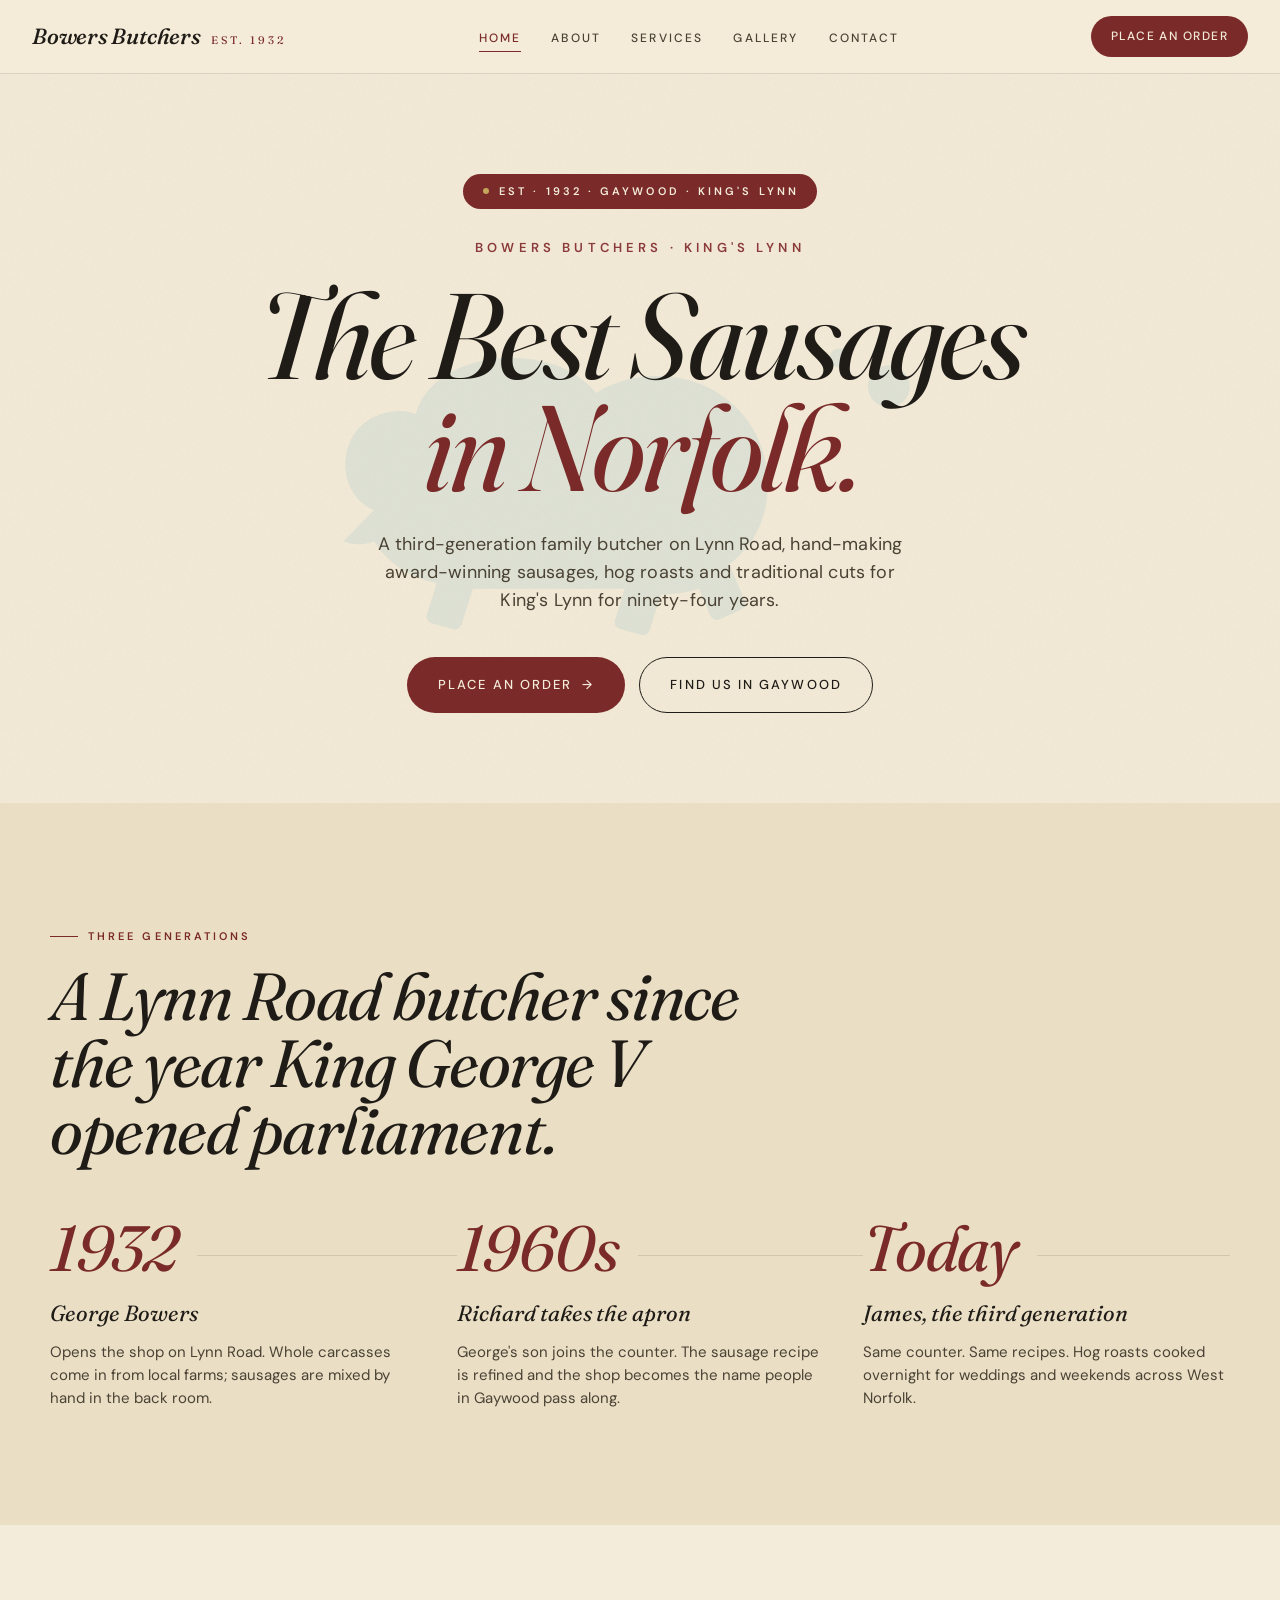
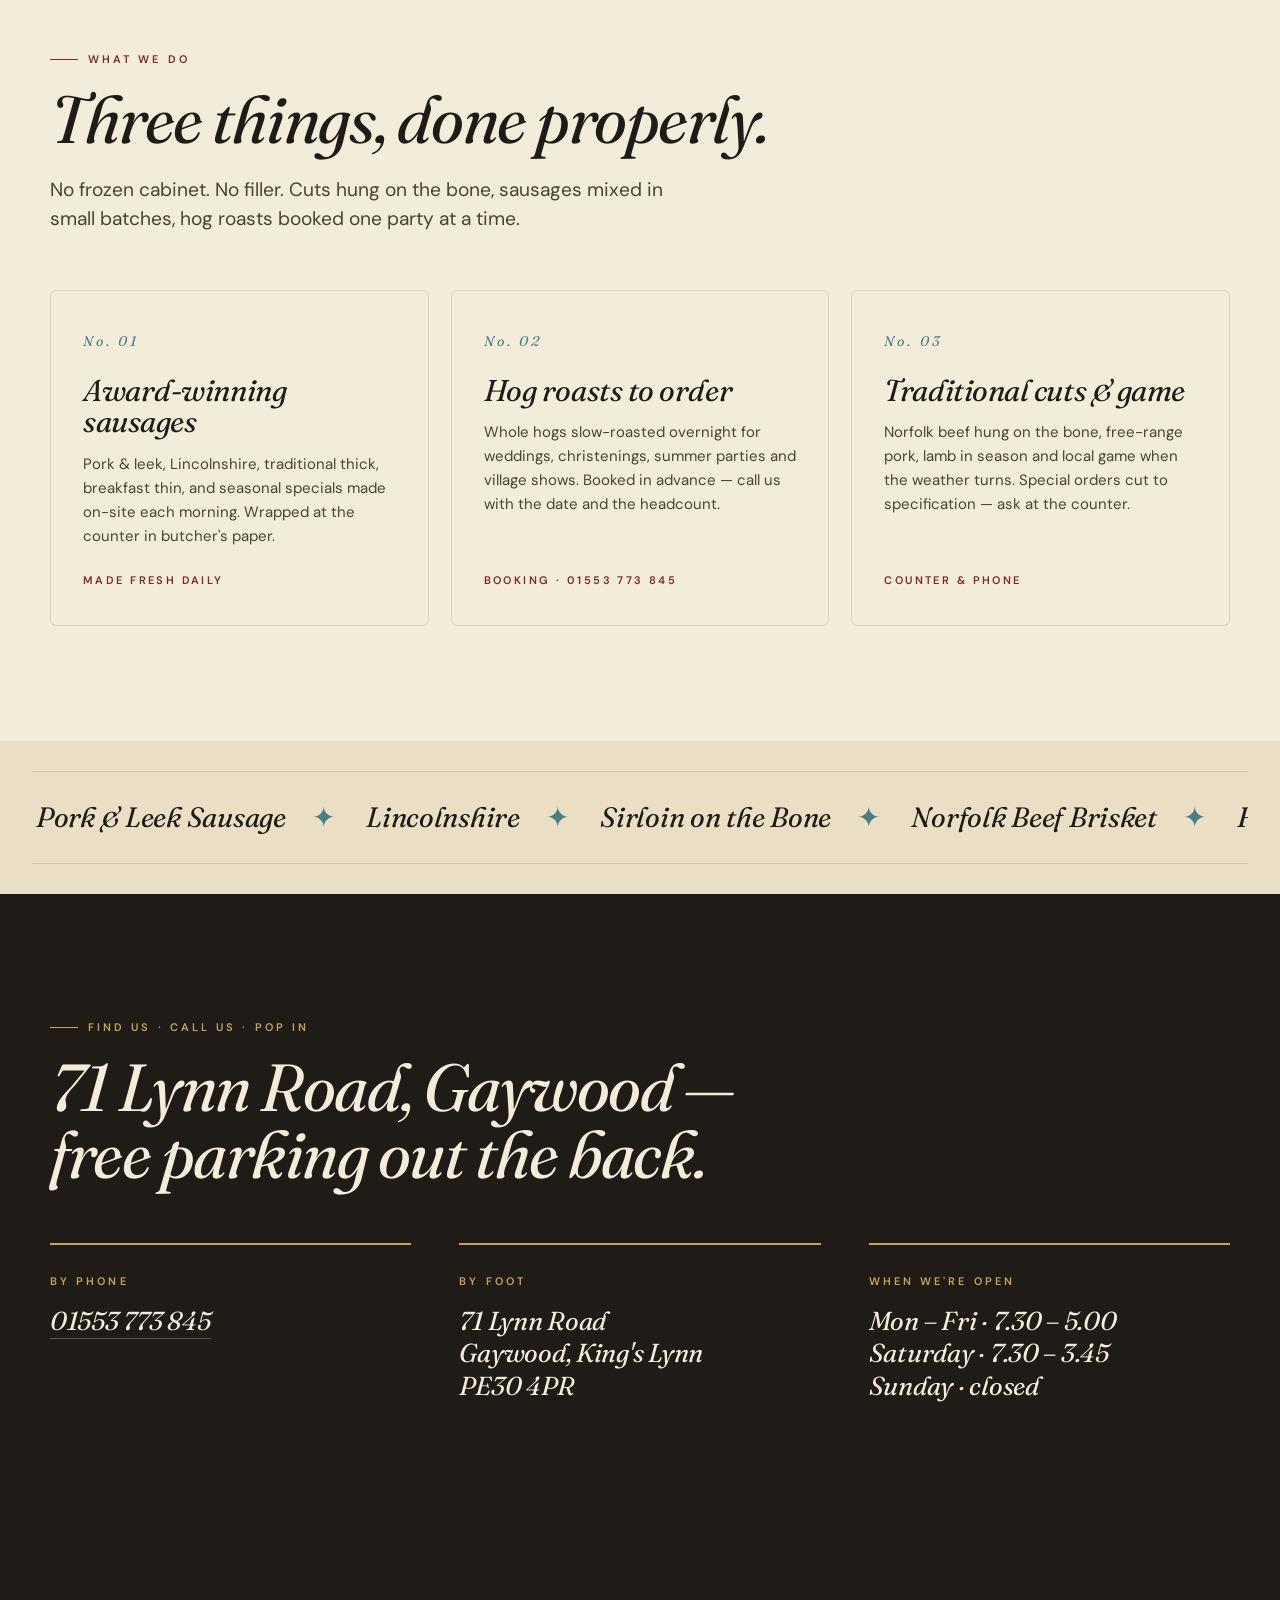
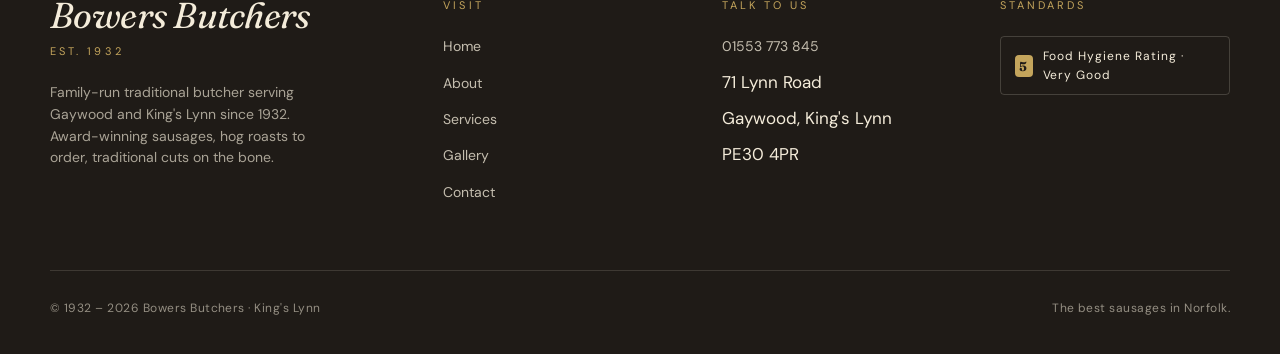
<file: index.html>
<!DOCTYPE html>
<html lang="en-GB">
<head>
  <meta charset="UTF-8">
  <meta name="viewport" content="width=device-width, initial-scale=1">
  <title>Bowers Butchers · King's Lynn · The Best Sausages in Norfolk · est. 1932</title>
  <meta name="description" content="Bowers Butchers — a third-generation family butcher on Lynn Road, Gaywood, King's Lynn. Award-winning sausages, hog roasts to order, traditional cuts since 1932.">
  <meta name="theme-color" content="#7A2A28">
  <link rel="preconnect" href="https://fonts.googleapis.com">
  <link rel="preconnect" href="https://fonts.gstatic.com" crossorigin>
  <link rel="stylesheet" href="https://fonts.googleapis.com/css2?family=Fraunces:ital,opsz,wght@0,9..144,400;0,9..144,500;0,9..144,600;1,9..144,400;1,9..144,500&family=DM+Sans:wght@400;500;600&display=swap">
  <link rel="stylesheet" href="style.css">
</head>
<body>

  <!-- ─── NAV ─────────────────────────────────────────────────── -->
  <header class="nav">
    <a class="nav__brand" href="index.html">
      <span class="nav__brand-mark">Bowers Butchers</span>
      <span class="nav__brand-est">est. 1932</span>
    </a>
    <nav>
      <ul class="nav__links">
        <li><a href="index.html" class="is-active">Home</a></li>
        <li><a href="about.html">About</a></li>
        <li><a href="services.html">Services</a></li>
        <li><a href="gallery.html">Gallery</a></li>
        <li><a href="contact.html">Contact</a></li>
      </ul>
    </nav>
    <a class="nav__cta" href="tel:01553773845">Place an order</a>
  </header>

  <!-- ─── HERO ────────────────────────────────────────────────── -->
  <main>
    <section class="hero">
      <!-- Pig silhouette ghosted behind the headline · echoes the real logo -->
      <svg class="hero__pig" viewBox="0 0 800 440" xmlns="http://www.w3.org/2000/svg" aria-hidden="true">
        <path fill="#88BCC7" d="M120 280c-20-8-32-30-30-52 2-26 18-44 42-50 12-3 22-3 32 1 6-22 24-40 50-50 30-12 64-12 96-2 18 6 32 16 44 30 18-12 40-18 64-18 30 0 58 10 80 30 22 20 34 46 36 76 2 26-4 50-18 70-6 8-14 16-22 22l16 38c2 4 0 8-4 10l-22 10c-4 2-8 0-10-4l-12-28c-12 4-26 6-40 6l-12 38c-2 4-6 6-10 4l-22-6c-4-2-6-6-4-10l10-32-160 0-12 38c-2 4-6 6-10 4l-22-6c-4-2-6-6-4-10l10-32c-30-6-52-22-66-44-10 4-22 4-32 0zm520-130c0-12 10-22 22-22s22 10 22 22-10 22-22 22-22-10-22-22zm-30-40c-6 0-10 4-10 10s4 10 10 10 10-4 10-10-4-10-10-10z"/>
      </svg>
      <div class="hero__inner">
        <span class="hero__badge">Est · 1932 · Gaywood · King's Lynn</span>
        <h1 class="hero__h1">
          <span class="hero__h1-brand">Bowers Butchers · King's Lynn</span>
          The Best Sausages
          <span class="accent">in Norfolk.</span>
        </h1>
        <p class="hero__sub">A third-generation family butcher on Lynn Road, hand-making award-winning sausages, hog roasts and traditional cuts for King's Lynn for ninety-four years.</p>
        <div class="hero__cta-row">
          <a class="btn btn--primary" href="tel:01553773845">
            Place an order
            <span class="btn__arrow">→</span>
          </a>
          <a class="btn btn--ghost" href="contact.html">
            Find us in Gaywood
          </a>
        </div>
      </div>
    </section>

    <!-- ─── HERITAGE STRIP ─────────────────────────────────────── -->
    <section class="section section--warm">
      <div class="section__inner">
        <div class="section__head">
          <p class="section__eyebrow">Three generations</p>
          <h2 class="section__title">A Lynn Road butcher since the year King George V opened parliament.</h2>
        </div>
        <div class="heritage">
          <div class="heritage__year">
            <span class="heritage__year-num">1932</span>
            <p class="heritage__year-name">George Bowers</p>
            <p class="heritage__year-desc">Opens the shop on Lynn Road. Whole carcasses come in from local farms; sausages are mixed by hand in the back room.</p>
          </div>
          <div class="heritage__year">
            <span class="heritage__year-num">1960s</span>
            <p class="heritage__year-name">Richard takes the apron</p>
            <p class="heritage__year-desc">George's son joins the counter. The sausage recipe is refined and the shop becomes the name people in Gaywood pass along.</p>
          </div>
          <div class="heritage__year">
            <span class="heritage__year-num">Today</span>
            <p class="heritage__year-name">James, the third generation</p>
            <p class="heritage__year-desc">Same counter. Same recipes. Hog roasts cooked overnight for weddings and weekends across West Norfolk.</p>
          </div>
        </div>
      </div>
    </section>

    <!-- ─── WHAT WE DO ─────────────────────────────────────────── -->
    <section class="section">
      <div class="section__inner">
        <div class="section__head">
          <p class="section__eyebrow">What we do</p>
          <h2 class="section__title">Three things, done properly.</h2>
          <p class="section__lede">No frozen cabinet. No filler. Cuts hung on the bone, sausages mixed in small batches, hog roasts booked one party at a time.</p>
        </div>
        <div class="cards">

          <article class="card">
            <p class="card__num">No. 01</p>
            <h3 class="card__title">Award-winning sausages</h3>
            <p class="card__body">Pork &amp; leek, Lincolnshire, traditional thick, breakfast thin, and seasonal specials made on-site each morning. Wrapped at the counter in butcher's paper.</p>
            <p class="card__tag">Made fresh daily</p>
          </article>

          <article class="card">
            <p class="card__num">No. 02</p>
            <h3 class="card__title">Hog roasts to order</h3>
            <p class="card__body">Whole hogs slow-roasted overnight for weddings, christenings, summer parties and village shows. Booked in advance — call us with the date and the headcount.</p>
            <p class="card__tag">Booking · 01553 773 845</p>
          </article>

          <article class="card">
            <p class="card__num">No. 03</p>
            <h3 class="card__title">Traditional cuts &amp; game</h3>
            <p class="card__body">Norfolk beef hung on the bone, free-range pork, lamb in season and local game when the weather turns. Special orders cut to specification — ask at the counter.</p>
            <p class="card__tag">Counter &amp; phone</p>
          </article>

        </div>
      </div>
    </section>

    <!-- ─── TICKER ─────────────────────────────────────────────── -->
    <section class="section section--warm" style="padding-top: 30px; padding-bottom: 30px;">
      <div class="ticker-wrap">
        <div class="ticker">
          <strong>Pork &amp; Leek Sausage</strong><span class="dot">✦</span>
          <strong>Lincolnshire</strong><span class="dot">✦</span>
          <strong>Sirloin on the Bone</strong><span class="dot">✦</span>
          <strong>Norfolk Beef Brisket</strong><span class="dot">✦</span>
          <strong>Free-range Pork Loin</strong><span class="dot">✦</span>
          <strong>Lamb Chops</strong><span class="dot">✦</span>
          <strong>Hog Roast Bookings</strong><span class="dot">✦</span>
          <strong>Game in Season</strong><span class="dot">✦</span>
          <strong>Hand-cured Bacon</strong><span class="dot">✦</span>
          <strong>Christmas Turkeys</strong><span class="dot">✦</span>
          <!-- repeated for seamless scroll -->
          <strong>Pork &amp; Leek Sausage</strong><span class="dot">✦</span>
          <strong>Lincolnshire</strong><span class="dot">✦</span>
          <strong>Sirloin on the Bone</strong><span class="dot">✦</span>
          <strong>Norfolk Beef Brisket</strong><span class="dot">✦</span>
          <strong>Free-range Pork Loin</strong><span class="dot">✦</span>
          <strong>Lamb Chops</strong><span class="dot">✦</span>
          <strong>Hog Roast Bookings</strong><span class="dot">✦</span>
          <strong>Game in Season</strong><span class="dot">✦</span>
          <strong>Hand-cured Bacon</strong><span class="dot">✦</span>
          <strong>Christmas Turkeys</strong><span class="dot">✦</span>
        </div>
      </div>
    </section>

    <!-- ─── CONTACT STRIP ──────────────────────────────────────── -->
    <section class="section section--ink">
      <div class="section__inner">
        <div class="section__head">
          <p class="section__eyebrow">Find us · call us · pop in</p>
          <h2 class="section__title">71 Lynn Road, Gaywood — free parking out the back.</h2>
        </div>
        <div class="contact-grid">
          <div class="contact-item">
            <p class="contact-item__h">By phone</p>
            <p class="contact-item__v"><a href="tel:01553773845">01553 773 845</a></p>
          </div>
          <div class="contact-item">
            <p class="contact-item__h">By foot</p>
            <p class="contact-item__v">71 Lynn Road<br>Gaywood, King's Lynn<br>PE30 4PR</p>
          </div>
          <div class="contact-item">
            <p class="contact-item__h">When we're open</p>
            <p class="contact-item__v">Mon – Fri · 7.30 – 5.00<br>Saturday · 7.30 – 3.45<br>Sunday · closed</p>
          </div>
        </div>
      </div>
    </section>
  </main>

  <!-- ─── FOOTER ──────────────────────────────────────────────── -->
  <footer class="footer">
    <div class="footer__grid">
      <div>
        <p class="footer__brand-mark">Bowers Butchers</p>
        <p class="footer__brand-est">est. 1932</p>
        <p class="footer__tag">Family-run traditional butcher serving Gaywood and King's Lynn since 1932. Award-winning sausages, hog roasts to order, traditional cuts on the bone.</p>
      </div>
      <div>
        <p class="footer__h">Visit</p>
        <ul class="footer__list">
          <li><a href="index.html">Home</a></li>
          <li><a href="about.html">About</a></li>
          <li><a href="services.html">Services</a></li>
          <li><a href="gallery.html">Gallery</a></li>
          <li><a href="contact.html">Contact</a></li>
        </ul>
      </div>
      <div>
        <p class="footer__h">Talk to us</p>
        <ul class="footer__list">
          <li><a href="tel:01553773845">01553 773 845</a></li>
          <li>71 Lynn Road</li>
          <li>Gaywood, King's Lynn</li>
          <li>PE30 4PR</li>
        </ul>
      </div>
      <div>
        <p class="footer__h">Standards</p>
        <span class="footer__hyg">
          <span class="footer__hyg-score">5</span>
          Food Hygiene Rating · Very Good
        </span>
      </div>
    </div>
    <div class="footer__base">
      <span>© 1932 – 2026 Bowers Butchers · King's Lynn</span>
      <span>The best sausages in Norfolk.</span>
    </div>
  </footer>

  <a class="mobile-call" href="tel:01553773845">Call the shop</a>

</body>
</html>
</file>
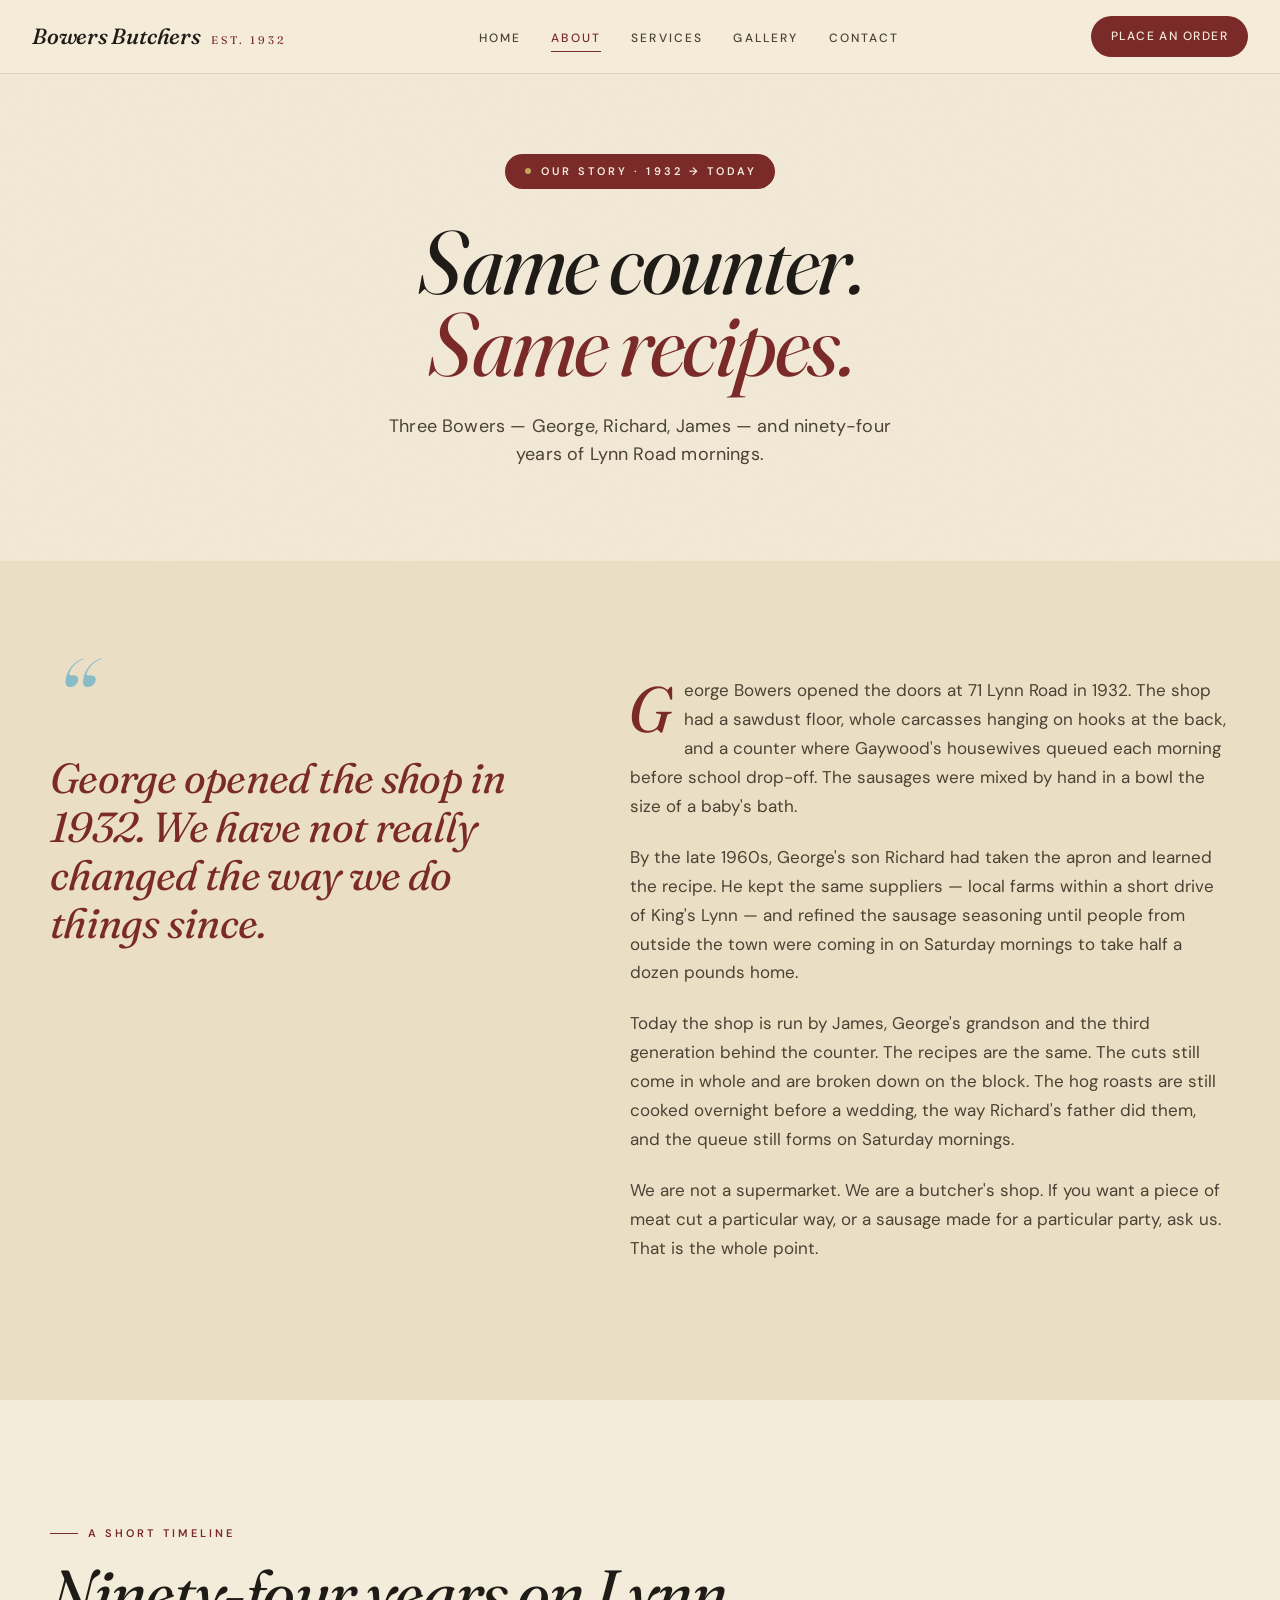
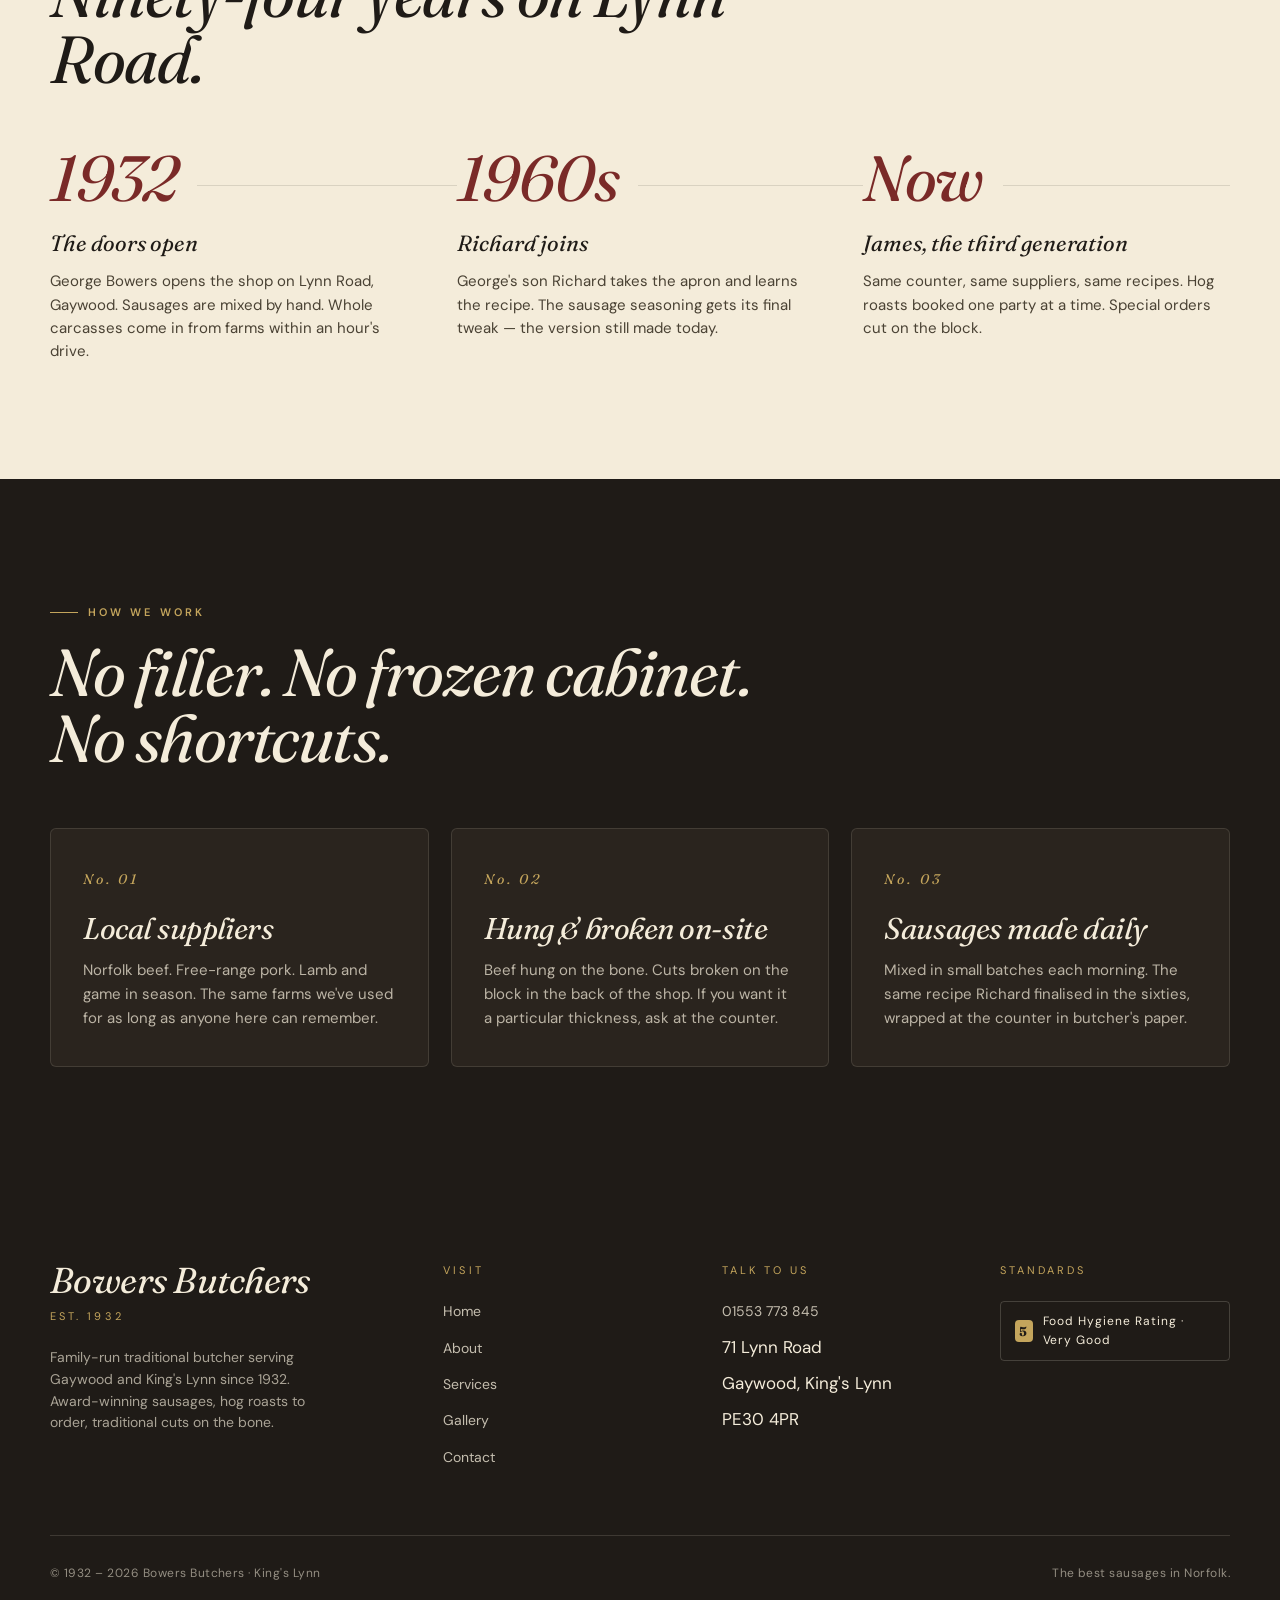
<file: about.html>
<!DOCTYPE html>
<html lang="en-GB">
<head>
  <meta charset="UTF-8">
  <meta name="viewport" content="width=device-width, initial-scale=1">
  <title>About · Bowers Butchers · Three Generations on Lynn Road · est. 1932</title>
  <meta name="description" content="The story of Bowers Butchers — opened by George Bowers in 1932, carried on by his son Richard, and now run by his grandson James on Lynn Road in Gaywood, King's Lynn.">
  <meta name="theme-color" content="#7A2A28">
  <link rel="preconnect" href="https://fonts.googleapis.com">
  <link rel="preconnect" href="https://fonts.gstatic.com" crossorigin>
  <link rel="stylesheet" href="https://fonts.googleapis.com/css2?family=Fraunces:ital,opsz,wght@0,9..144,400;0,9..144,500;0,9..144,600;1,9..144,400;1,9..144,500&family=DM+Sans:wght@400;500;600&display=swap">
  <link rel="stylesheet" href="style.css">
</head>
<body>

  <header class="nav">
    <a class="nav__brand" href="index.html">
      <span class="nav__brand-mark">Bowers Butchers</span>
      <span class="nav__brand-est">est. 1932</span>
    </a>
    <nav>
      <ul class="nav__links">
        <li><a href="index.html">Home</a></li>
        <li><a href="about.html" class="is-active">About</a></li>
        <li><a href="services.html">Services</a></li>
        <li><a href="gallery.html">Gallery</a></li>
        <li><a href="contact.html">Contact</a></li>
      </ul>
    </nav>
    <a class="nav__cta" href="tel:01553773845">Place an order</a>
  </header>

  <main>

    <!-- ─── PAGE HERO ─────────────────────────────────────────── -->
    <section class="hero" style="padding-top:80px; padding-bottom:50px;">
      <div class="hero__inner">
        <span class="hero__badge">Our Story · 1932 → Today</span>
        <h1 class="hero__h1" style="font-size: clamp(40px, 7vw, 96px);">
          Same counter.<br>
          <span class="accent">Same recipes.</span>
        </h1>
        <p class="hero__sub">Three Bowers — George, Richard, James — and ninety-four years of Lynn Road mornings.</p>
      </div>
    </section>

    <!-- ─── STORY ─────────────────────────────────────────────── -->
    <section class="section section--warm">
      <div class="section__inner">
        <div class="story">
          <div>
            <p class="story__pull">George opened the shop in 1932. We have not really changed the way we do things since.</p>
          </div>
          <div class="story__body">
            <p>George Bowers opened the doors at 71 Lynn Road in 1932. The shop had a sawdust floor, whole carcasses hanging on hooks at the back, and a counter where Gaywood's housewives queued each morning before school drop-off. The sausages were mixed by hand in a bowl the size of a baby's bath.</p>
            <p>By the late 1960s, George's son Richard had taken the apron and learned the recipe. He kept the same suppliers — local farms within a short drive of King's Lynn — and refined the sausage seasoning until people from outside the town were coming in on Saturday mornings to take half a dozen pounds home.</p>
            <p>Today the shop is run by James, George's grandson and the third generation behind the counter. The recipes are the same. The cuts still come in whole and are broken down on the block. The hog roasts are still cooked overnight before a wedding, the way Richard's father did them, and the queue still forms on Saturday mornings.</p>
            <p>We are not a supermarket. We are a butcher's shop. If you want a piece of meat cut a particular way, or a sausage made for a particular party, ask us. That is the whole point.</p>
          </div>
        </div>
      </div>
    </section>

    <!-- ─── HERITAGE STRIP ────────────────────────────────────── -->
    <section class="section">
      <div class="section__inner">
        <div class="section__head">
          <p class="section__eyebrow">A short timeline</p>
          <h2 class="section__title">Ninety-four years on Lynn Road.</h2>
        </div>
        <div class="heritage">
          <div class="heritage__year">
            <span class="heritage__year-num">1932</span>
            <p class="heritage__year-name">The doors open</p>
            <p class="heritage__year-desc">George Bowers opens the shop on Lynn Road, Gaywood. Sausages are mixed by hand. Whole carcasses come in from farms within an hour's drive.</p>
          </div>
          <div class="heritage__year">
            <span class="heritage__year-num">1960s</span>
            <p class="heritage__year-name">Richard joins</p>
            <p class="heritage__year-desc">George's son Richard takes the apron and learns the recipe. The sausage seasoning gets its final tweak — the version still made today.</p>
          </div>
          <div class="heritage__year">
            <span class="heritage__year-num">Now</span>
            <p class="heritage__year-name">James, the third generation</p>
            <p class="heritage__year-desc">Same counter, same suppliers, same recipes. Hog roasts booked one party at a time. Special orders cut on the block.</p>
          </div>
        </div>
      </div>
    </section>

    <!-- ─── VALUES STRIP (re-use cards) ───────────────────────── -->
    <section class="section section--ink">
      <div class="section__inner">
        <div class="section__head">
          <p class="section__eyebrow">How we work</p>
          <h2 class="section__title">No filler. No frozen cabinet. No shortcuts.</h2>
        </div>
        <div class="cards">
          <article class="card" style="background:#2A241E; border-color:rgba(244,236,218,0.12);">
            <p class="card__num" style="color:var(--brass);">No. 01</p>
            <h3 class="card__title" style="color:var(--paper);">Local suppliers</h3>
            <p class="card__body" style="color:rgba(244,236,218,0.72);">Norfolk beef. Free-range pork. Lamb and game in season. The same farms we've used for as long as anyone here can remember.</p>
          </article>
          <article class="card" style="background:#2A241E; border-color:rgba(244,236,218,0.12);">
            <p class="card__num" style="color:var(--brass);">No. 02</p>
            <h3 class="card__title" style="color:var(--paper);">Hung &amp; broken on-site</h3>
            <p class="card__body" style="color:rgba(244,236,218,0.72);">Beef hung on the bone. Cuts broken on the block in the back of the shop. If you want it a particular thickness, ask at the counter.</p>
          </article>
          <article class="card" style="background:#2A241E; border-color:rgba(244,236,218,0.12);">
            <p class="card__num" style="color:var(--brass);">No. 03</p>
            <h3 class="card__title" style="color:var(--paper);">Sausages made daily</h3>
            <p class="card__body" style="color:rgba(244,236,218,0.72);">Mixed in small batches each morning. The same recipe Richard finalised in the sixties, wrapped at the counter in butcher's paper.</p>
          </article>
        </div>
      </div>
    </section>

  </main>

  <footer class="footer">
    <div class="footer__grid">
      <div>
        <p class="footer__brand-mark">Bowers Butchers</p>
        <p class="footer__brand-est">est. 1932</p>
        <p class="footer__tag">Family-run traditional butcher serving Gaywood and King's Lynn since 1932. Award-winning sausages, hog roasts to order, traditional cuts on the bone.</p>
      </div>
      <div>
        <p class="footer__h">Visit</p>
        <ul class="footer__list">
          <li><a href="index.html">Home</a></li>
          <li><a href="about.html">About</a></li>
          <li><a href="services.html">Services</a></li>
          <li><a href="gallery.html">Gallery</a></li>
          <li><a href="contact.html">Contact</a></li>
        </ul>
      </div>
      <div>
        <p class="footer__h">Talk to us</p>
        <ul class="footer__list">
          <li><a href="tel:01553773845">01553 773 845</a></li>
          <li>71 Lynn Road</li>
          <li>Gaywood, King's Lynn</li>
          <li>PE30 4PR</li>
        </ul>
      </div>
      <div>
        <p class="footer__h">Standards</p>
        <span class="footer__hyg">
          <span class="footer__hyg-score">5</span>
          Food Hygiene Rating · Very Good
        </span>
      </div>
    </div>
    <div class="footer__base">
      <span>© 1932 – 2026 Bowers Butchers · King's Lynn</span>
      <span>The best sausages in Norfolk.</span>
    </div>
  </footer>

  <a class="mobile-call" href="tel:01553773845">Call the shop</a>

</body>
</html>
</file>
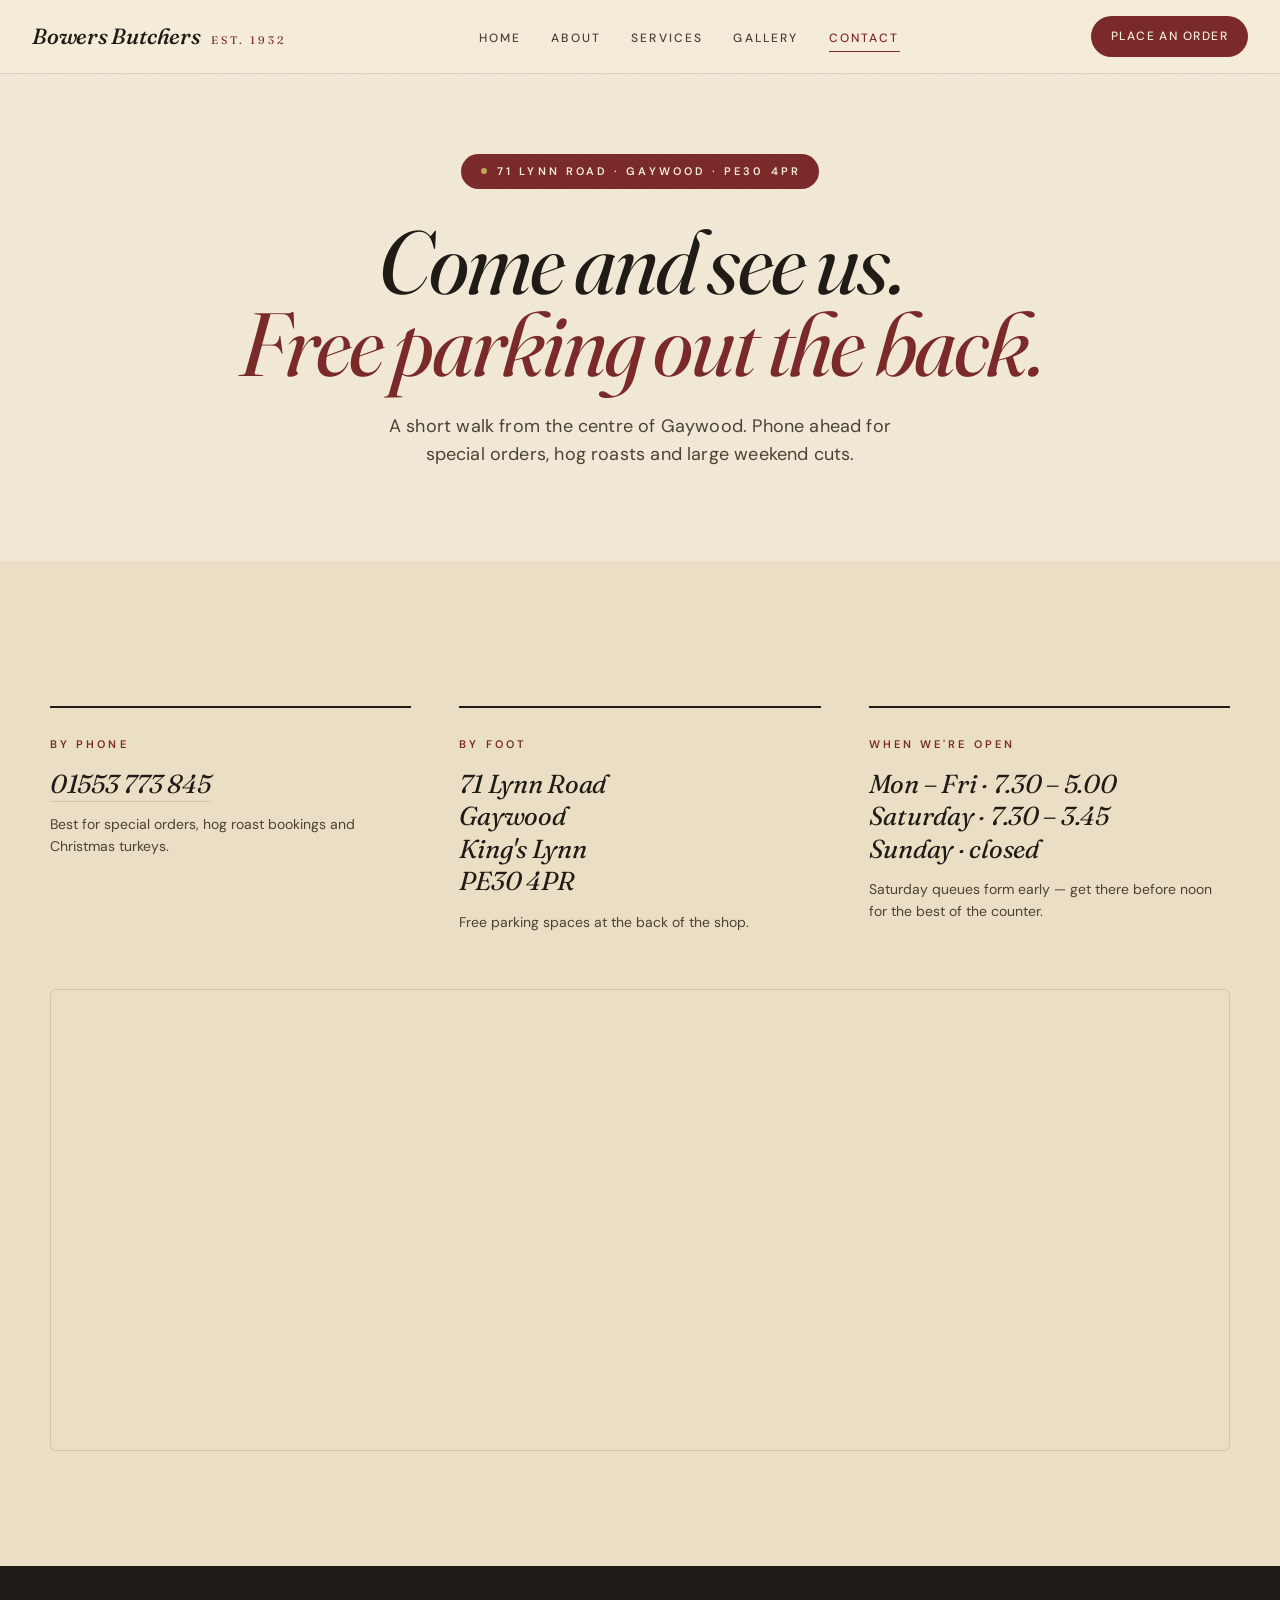
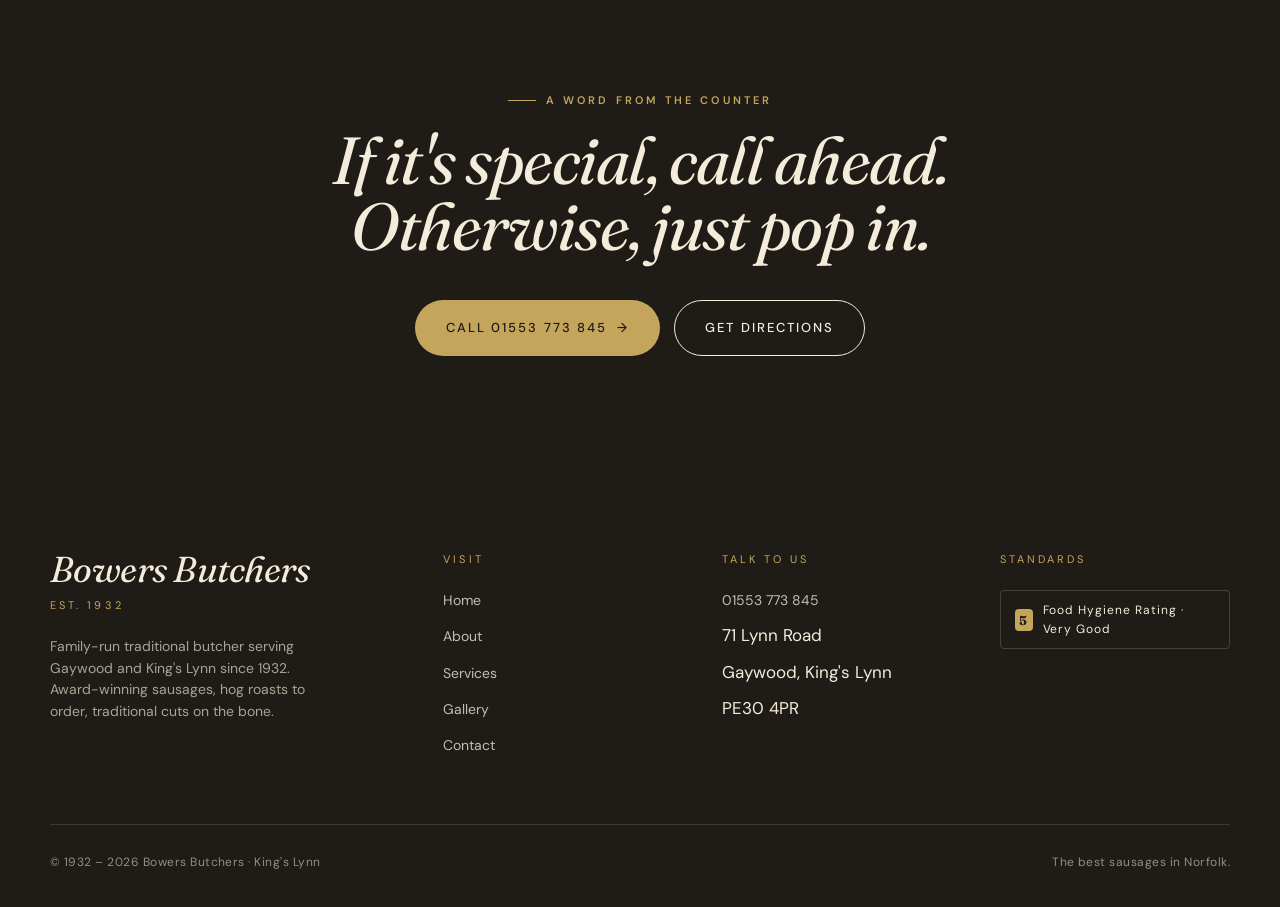
<file: contact.html>
<!DOCTYPE html>
<html lang="en-GB">
<head>
  <meta charset="UTF-8">
  <meta name="viewport" content="width=device-width, initial-scale=1">
  <title>Contact · Bowers Butchers · 71 Lynn Road · Gaywood · King's Lynn · PE30 4PR</title>
  <meta name="description" content="Find Bowers Butchers at 71 Lynn Road, Gaywood, King's Lynn PE30 4PR. Phone 01553 773 845. Open Monday to Friday 7.30 – 5.00, Saturday 7.30 – 3.45.">
  <meta name="theme-color" content="#7A2A28">
  <link rel="preconnect" href="https://fonts.googleapis.com">
  <link rel="preconnect" href="https://fonts.gstatic.com" crossorigin>
  <link rel="stylesheet" href="https://fonts.googleapis.com/css2?family=Fraunces:ital,opsz,wght@0,9..144,400;0,9..144,500;0,9..144,600;1,9..144,400;1,9..144,500&family=DM+Sans:wght@400;500;600&display=swap">
  <link rel="stylesheet" href="style.css">
</head>
<body>

  <header class="nav">
    <a class="nav__brand" href="index.html">
      <span class="nav__brand-mark">Bowers Butchers</span>
      <span class="nav__brand-est">est. 1932</span>
    </a>
    <nav>
      <ul class="nav__links">
        <li><a href="index.html">Home</a></li>
        <li><a href="about.html">About</a></li>
        <li><a href="services.html">Services</a></li>
        <li><a href="gallery.html">Gallery</a></li>
        <li><a href="contact.html" class="is-active">Contact</a></li>
      </ul>
    </nav>
    <a class="nav__cta" href="tel:01553773845">Place an order</a>
  </header>

  <main>

    <!-- ─── PAGE HERO ─────────────────────────────────────────── -->
    <section class="hero" style="padding-top:80px; padding-bottom:50px;">
      <div class="hero__inner">
        <span class="hero__badge">71 Lynn Road · Gaywood · PE30 4PR</span>
        <h1 class="hero__h1" style="font-size: clamp(40px, 7vw, 100px);">
          Come and see us.<br>
          <span class="accent">Free parking out the back.</span>
        </h1>
        <p class="hero__sub">A short walk from the centre of Gaywood. Phone ahead for special orders, hog roasts and large weekend cuts.</p>
      </div>
    </section>

    <!-- ─── CONTACT CARDS ─────────────────────────────────────── -->
    <section class="section section--warm">
      <div class="section__inner">
        <div class="contact-grid">
          <div class="contact-item">
            <p class="contact-item__h">By phone</p>
            <p class="contact-item__v"><a href="tel:01553773845">01553 773 845</a></p>
            <p style="font-size:14px; color:var(--ink-soft); margin-top:14px;">Best for special orders, hog roast bookings and Christmas turkeys.</p>
          </div>
          <div class="contact-item">
            <p class="contact-item__h">By foot</p>
            <p class="contact-item__v">71 Lynn Road<br>Gaywood<br>King's Lynn<br>PE30 4PR</p>
            <p style="font-size:14px; color:var(--ink-soft); margin-top:14px;">Free parking spaces at the back of the shop.</p>
          </div>
          <div class="contact-item">
            <p class="contact-item__h">When we're open</p>
            <p class="contact-item__v">
              Mon – Fri · 7.30 – 5.00<br>
              Saturday · 7.30 – 3.45<br>
              Sunday · closed
            </p>
            <p style="font-size:14px; color:var(--ink-soft); margin-top:14px;">Saturday queues form early — get there before noon for the best of the counter.</p>
          </div>
        </div>

        <!-- Google Maps embed for PE30 4PR -->
        <div class="map">
          <iframe
            src="https://www.google.com/maps?q=71+Lynn+Road,+Gaywood,+King%27s+Lynn,+PE30+4PR&amp;output=embed"
            loading="lazy"
            referrerpolicy="no-referrer-when-downgrade"
            title="Map showing 71 Lynn Road, Gaywood, King's Lynn, PE30 4PR"
            allowfullscreen>
          </iframe>
        </div>
      </div>
    </section>

    <!-- ─── CALL TO ACTION ────────────────────────────────────── -->
    <section class="section section--ink">
      <div class="section__inner" style="text-align:center;">
        <p class="section__eyebrow" style="justify-content:center;">A word from the counter</p>
        <h2 class="section__title" style="margin: 0 auto; max-width:700px;">If it's special, call ahead. Otherwise, just pop in.</h2>
        <div class="hero__cta-row" style="margin-top:40px;">
          <a class="btn btn--primary" href="tel:01553773845" style="background:var(--brass); color:var(--ink);">
            Call 01553 773 845
            <span class="btn__arrow">→</span>
          </a>
          <a class="btn btn--ghost" href="https://www.google.com/maps/dir/?api=1&destination=71+Lynn+Road,+Gaywood,+King%27s+Lynn,+PE30+4PR" target="_blank" rel="noopener" style="border-color:var(--paper); color:var(--paper);">
            Get directions
          </a>
        </div>
      </div>
    </section>

  </main>

  <footer class="footer">
    <div class="footer__grid">
      <div>
        <p class="footer__brand-mark">Bowers Butchers</p>
        <p class="footer__brand-est">est. 1932</p>
        <p class="footer__tag">Family-run traditional butcher serving Gaywood and King's Lynn since 1932. Award-winning sausages, hog roasts to order, traditional cuts on the bone.</p>
      </div>
      <div>
        <p class="footer__h">Visit</p>
        <ul class="footer__list">
          <li><a href="index.html">Home</a></li>
          <li><a href="about.html">About</a></li>
          <li><a href="services.html">Services</a></li>
          <li><a href="gallery.html">Gallery</a></li>
          <li><a href="contact.html">Contact</a></li>
        </ul>
      </div>
      <div>
        <p class="footer__h">Talk to us</p>
        <ul class="footer__list">
          <li><a href="tel:01553773845">01553 773 845</a></li>
          <li>71 Lynn Road</li>
          <li>Gaywood, King's Lynn</li>
          <li>PE30 4PR</li>
        </ul>
      </div>
      <div>
        <p class="footer__h">Standards</p>
        <span class="footer__hyg">
          <span class="footer__hyg-score">5</span>
          Food Hygiene Rating · Very Good
        </span>
      </div>
    </div>
    <div class="footer__base">
      <span>© 1932 – 2026 Bowers Butchers · King's Lynn</span>
      <span>The best sausages in Norfolk.</span>
    </div>
  </footer>

  <a class="mobile-call" href="tel:01553773845">Call the shop</a>

</body>
</html>
</file>
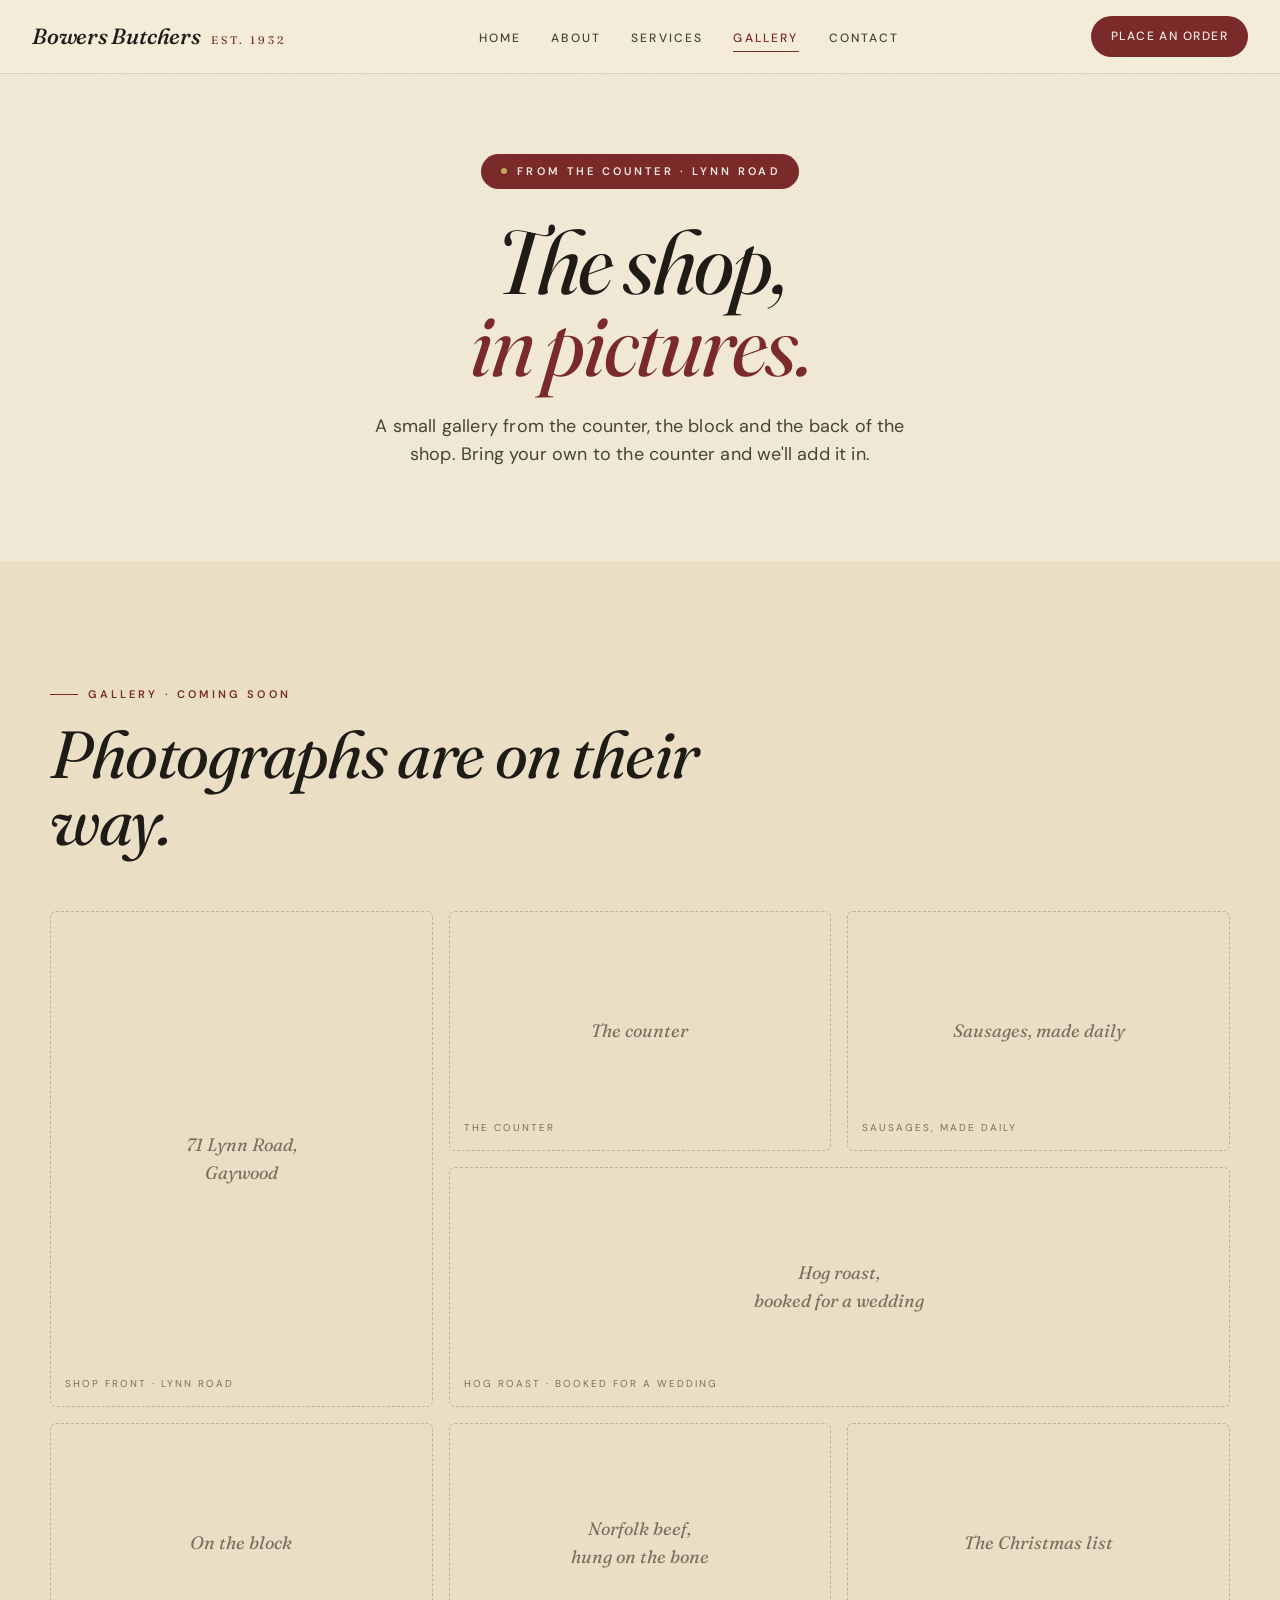
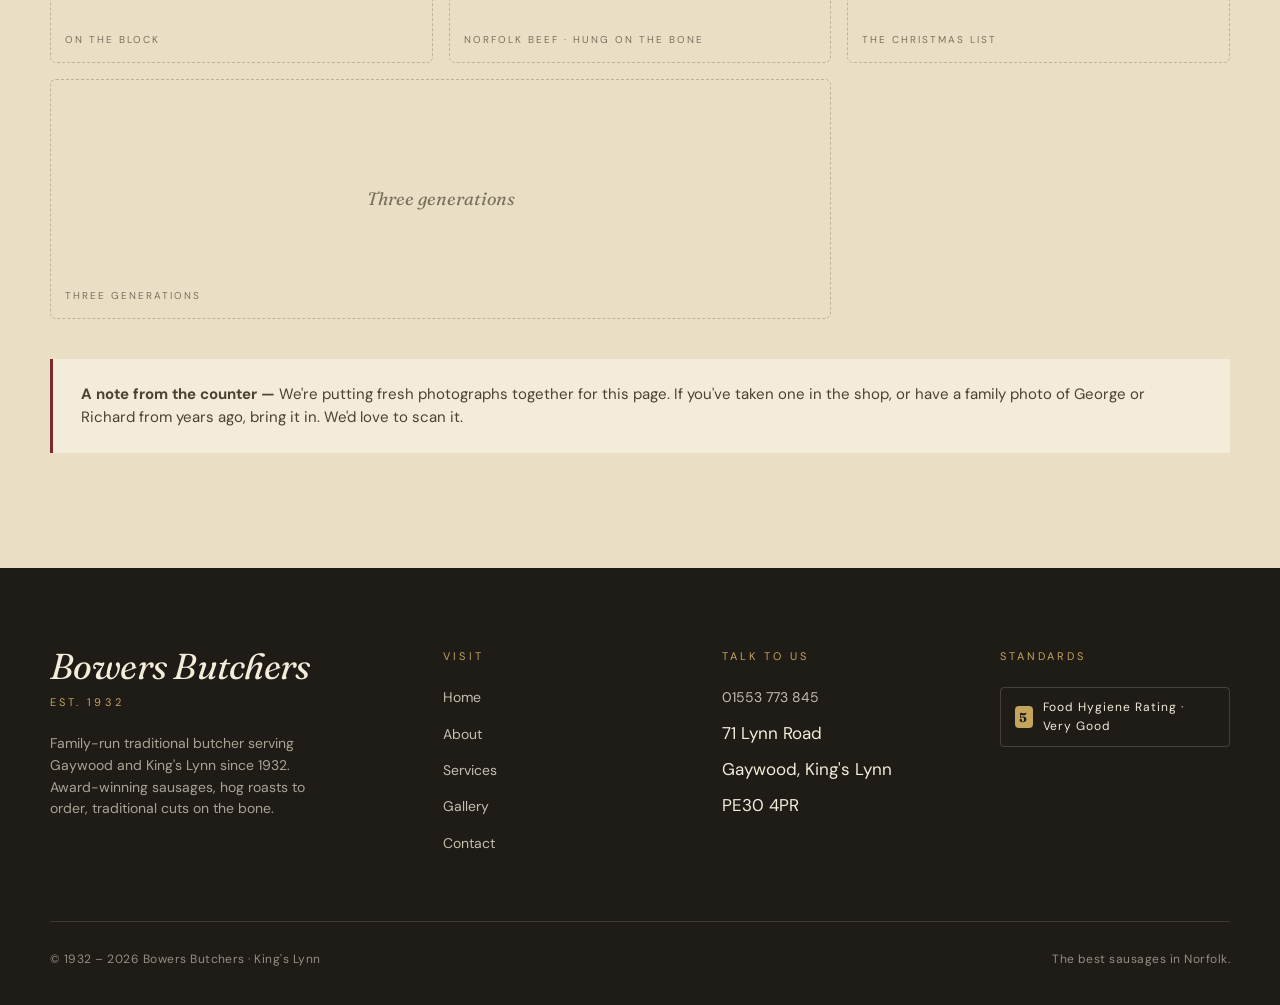
<file: gallery.html>
<!DOCTYPE html>
<html lang="en-GB">
<head>
  <meta charset="UTF-8">
  <meta name="viewport" content="width=device-width, initial-scale=1">
  <title>Gallery · Bowers Butchers · From the Counter · King's Lynn</title>
  <meta name="description" content="Photographs from the counter at Bowers Butchers, 71 Lynn Road, Gaywood, King's Lynn. Sausages, hog roasts, cuts on the block.">
  <meta name="theme-color" content="#7A2A28">
  <link rel="preconnect" href="https://fonts.googleapis.com">
  <link rel="preconnect" href="https://fonts.gstatic.com" crossorigin>
  <link rel="stylesheet" href="https://fonts.googleapis.com/css2?family=Fraunces:ital,opsz,wght@0,9..144,400;0,9..144,500;0,9..144,600;1,9..144,400;1,9..144,500&family=DM+Sans:wght@400;500;600&display=swap">
  <link rel="stylesheet" href="style.css">
</head>
<body>

  <header class="nav">
    <a class="nav__brand" href="index.html">
      <span class="nav__brand-mark">Bowers Butchers</span>
      <span class="nav__brand-est">est. 1932</span>
    </a>
    <nav>
      <ul class="nav__links">
        <li><a href="index.html">Home</a></li>
        <li><a href="about.html">About</a></li>
        <li><a href="services.html">Services</a></li>
        <li><a href="gallery.html" class="is-active">Gallery</a></li>
        <li><a href="contact.html">Contact</a></li>
      </ul>
    </nav>
    <a class="nav__cta" href="tel:01553773845">Place an order</a>
  </header>

  <main>

    <!-- ─── PAGE HERO ─────────────────────────────────────────── -->
    <section class="hero" style="padding-top:80px; padding-bottom:50px;">
      <div class="hero__inner">
        <span class="hero__badge">From the counter · Lynn Road</span>
        <h1 class="hero__h1" style="font-size: clamp(40px, 7vw, 100px);">
          The shop,<br>
          <span class="accent">in pictures.</span>
        </h1>
        <p class="hero__sub">A small gallery from the counter, the block and the back of the shop. Bring your own to the counter and we'll add it in.</p>
      </div>
    </section>

    <!-- ─── GALLERY GRID (placeholder · ready for photos) ──────── -->
    <section class="section section--warm">
      <div class="section__inner">
        <div class="section__head">
          <p class="section__eyebrow">Gallery · coming soon</p>
          <h2 class="section__title">Photographs are on their way.</h2>
        </div>

        <div class="gallery">
          <div class="gallery__tile gallery__tile--tall" data-label="Shop front · Lynn Road">
            71 Lynn Road,<br>Gaywood
          </div>
          <div class="gallery__tile" data-label="The counter">
            The counter
          </div>
          <div class="gallery__tile" data-label="Sausages, made daily">
            Sausages, made&nbsp;daily
          </div>
          <div class="gallery__tile gallery__tile--wide" data-label="Hog roast · booked for a wedding">
            Hog roast,<br>booked for a wedding
          </div>
          <div class="gallery__tile" data-label="On the block">
            On the block
          </div>
          <div class="gallery__tile" data-label="Norfolk beef · hung on the bone">
            Norfolk beef,<br>hung on the bone
          </div>
          <div class="gallery__tile" data-label="The Christmas list">
            The Christmas list
          </div>
          <div class="gallery__tile gallery__tile--wide" data-label="Three generations">
            Three generations
          </div>
        </div>

        <div class="gallery__notice">
          <strong>A note from the counter —</strong>
          We're putting fresh photographs together for this page. If you've taken one in the shop, or have a family photo of George or Richard from years ago, bring it in. We'd love to scan it.
        </div>
      </div>
    </section>

  </main>

  <footer class="footer">
    <div class="footer__grid">
      <div>
        <p class="footer__brand-mark">Bowers Butchers</p>
        <p class="footer__brand-est">est. 1932</p>
        <p class="footer__tag">Family-run traditional butcher serving Gaywood and King's Lynn since 1932. Award-winning sausages, hog roasts to order, traditional cuts on the bone.</p>
      </div>
      <div>
        <p class="footer__h">Visit</p>
        <ul class="footer__list">
          <li><a href="index.html">Home</a></li>
          <li><a href="about.html">About</a></li>
          <li><a href="services.html">Services</a></li>
          <li><a href="gallery.html">Gallery</a></li>
          <li><a href="contact.html">Contact</a></li>
        </ul>
      </div>
      <div>
        <p class="footer__h">Talk to us</p>
        <ul class="footer__list">
          <li><a href="tel:01553773845">01553 773 845</a></li>
          <li>71 Lynn Road</li>
          <li>Gaywood, King's Lynn</li>
          <li>PE30 4PR</li>
        </ul>
      </div>
      <div>
        <p class="footer__h">Standards</p>
        <span class="footer__hyg">
          <span class="footer__hyg-score">5</span>
          Food Hygiene Rating · Very Good
        </span>
      </div>
    </div>
    <div class="footer__base">
      <span>© 1932 – 2026 Bowers Butchers · King's Lynn</span>
      <span>The best sausages in Norfolk.</span>
    </div>
  </footer>

  <a class="mobile-call" href="tel:01553773845">Call the shop</a>

</body>
</html>
</file>
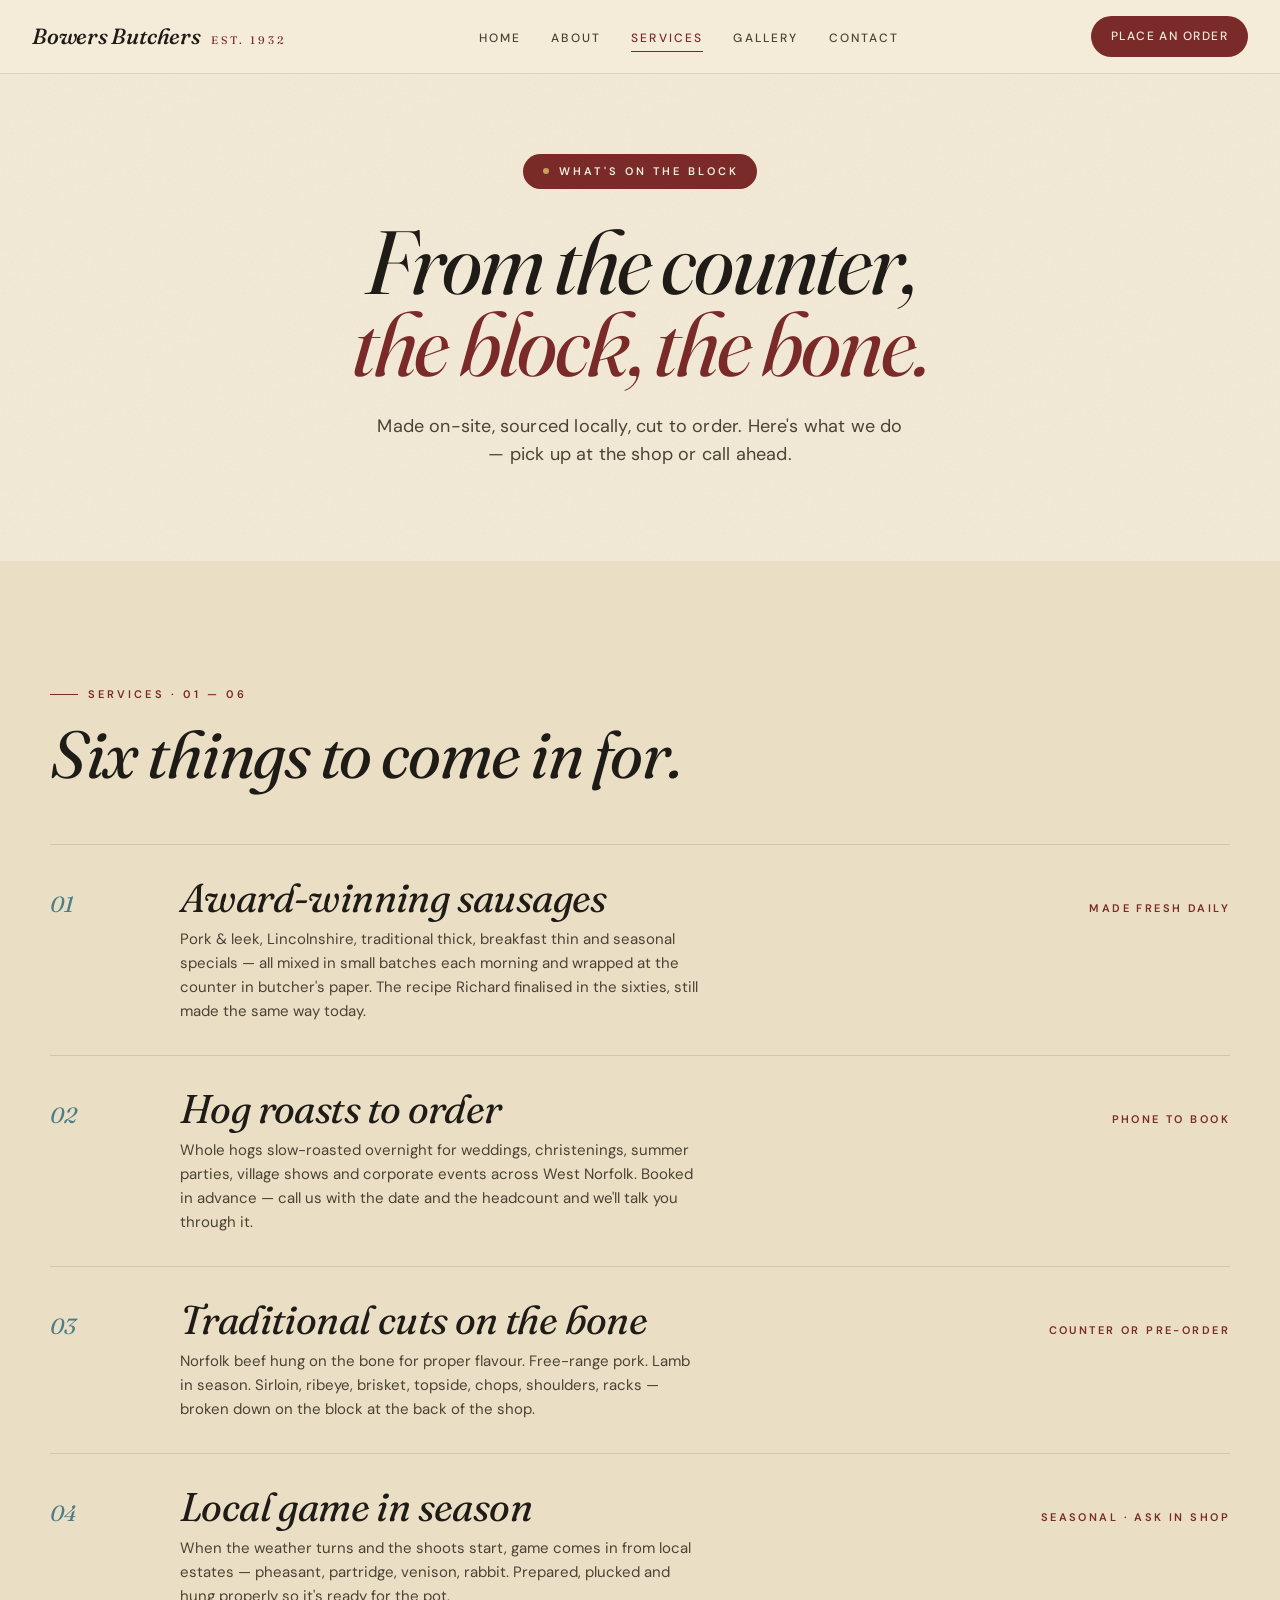
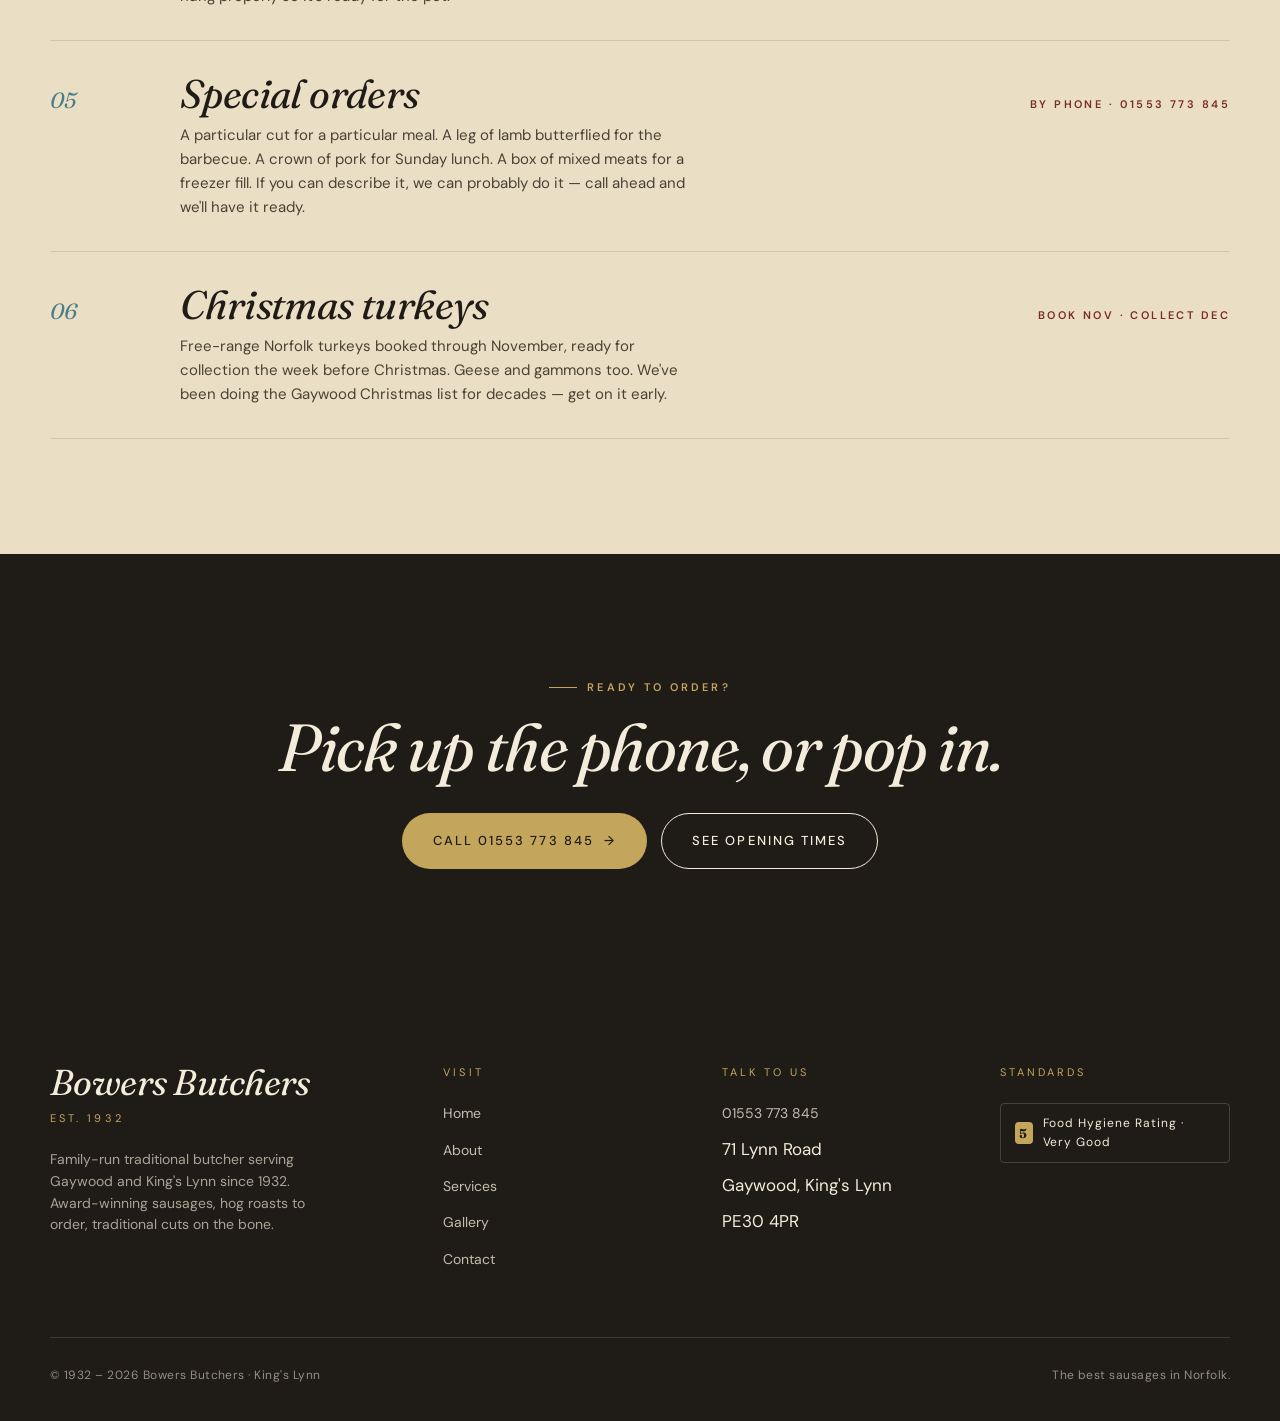
<file: services.html>
<!DOCTYPE html>
<html lang="en-GB">
<head>
  <meta charset="UTF-8">
  <meta name="viewport" content="width=device-width, initial-scale=1">
  <title>Services · Bowers Butchers · Sausages, Hog Roasts &amp; Traditional Cuts · King's Lynn</title>
  <meta name="description" content="What Bowers Butchers offers — award-winning sausages made daily, hog roasts booked to order, traditional cuts hung on the bone, special orders and Christmas turkeys.">
  <meta name="theme-color" content="#7A2A28">
  <link rel="preconnect" href="https://fonts.googleapis.com">
  <link rel="preconnect" href="https://fonts.gstatic.com" crossorigin>
  <link rel="stylesheet" href="https://fonts.googleapis.com/css2?family=Fraunces:ital,opsz,wght@0,9..144,400;0,9..144,500;0,9..144,600;1,9..144,400;1,9..144,500&family=DM+Sans:wght@400;500;600&display=swap">
  <link rel="stylesheet" href="style.css">
</head>
<body>

  <header class="nav">
    <a class="nav__brand" href="index.html">
      <span class="nav__brand-mark">Bowers Butchers</span>
      <span class="nav__brand-est">est. 1932</span>
    </a>
    <nav>
      <ul class="nav__links">
        <li><a href="index.html">Home</a></li>
        <li><a href="about.html">About</a></li>
        <li><a href="services.html" class="is-active">Services</a></li>
        <li><a href="gallery.html">Gallery</a></li>
        <li><a href="contact.html">Contact</a></li>
      </ul>
    </nav>
    <a class="nav__cta" href="tel:01553773845">Place an order</a>
  </header>

  <main>

    <!-- ─── PAGE HERO ─────────────────────────────────────────── -->
    <section class="hero" style="padding-top:80px; padding-bottom:50px;">
      <div class="hero__inner">
        <span class="hero__badge">What's on the block</span>
        <h1 class="hero__h1" style="font-size: clamp(40px, 7vw, 100px);">
          From the counter,<br>
          <span class="accent">the block, the bone.</span>
        </h1>
        <p class="hero__sub">Made on-site, sourced locally, cut to order. Here's what we do — pick up at the shop or call ahead.</p>
      </div>
    </section>

    <!-- ─── SERVICE LIST ──────────────────────────────────────── -->
    <section class="section section--warm">
      <div class="section__inner">
        <div class="section__head">
          <p class="section__eyebrow">Services · 01 — 06</p>
          <h2 class="section__title">Six things to come in for.</h2>
        </div>

        <div class="svc-list">

          <div class="svc-row">
            <p class="svc-row__num">01</p>
            <div>
              <h3 class="svc-row__title">Award-winning sausages</h3>
              <p class="svc-row__desc">Pork &amp; leek, Lincolnshire, traditional thick, breakfast thin and seasonal specials — all mixed in small batches each morning and wrapped at the counter in butcher's paper. The recipe Richard finalised in the sixties, still made the same way today.</p>
            </div>
            <p class="svc-row__tag">Made fresh daily</p>
          </div>

          <div class="svc-row">
            <p class="svc-row__num">02</p>
            <div>
              <h3 class="svc-row__title">Hog roasts to order</h3>
              <p class="svc-row__desc">Whole hogs slow-roasted overnight for weddings, christenings, summer parties, village shows and corporate events across West Norfolk. Booked in advance — call us with the date and the headcount and we'll talk you through it.</p>
            </div>
            <p class="svc-row__tag">Phone to book</p>
          </div>

          <div class="svc-row">
            <p class="svc-row__num">03</p>
            <div>
              <h3 class="svc-row__title">Traditional cuts on the bone</h3>
              <p class="svc-row__desc">Norfolk beef hung on the bone for proper flavour. Free-range pork. Lamb in season. Sirloin, ribeye, brisket, topside, chops, shoulders, racks — broken down on the block at the back of the shop.</p>
            </div>
            <p class="svc-row__tag">Counter or pre-order</p>
          </div>

          <div class="svc-row">
            <p class="svc-row__num">04</p>
            <div>
              <h3 class="svc-row__title">Local game in season</h3>
              <p class="svc-row__desc">When the weather turns and the shoots start, game comes in from local estates — pheasant, partridge, venison, rabbit. Prepared, plucked and hung properly so it's ready for the pot.</p>
            </div>
            <p class="svc-row__tag">Seasonal · ask in shop</p>
          </div>

          <div class="svc-row">
            <p class="svc-row__num">05</p>
            <div>
              <h3 class="svc-row__title">Special orders</h3>
              <p class="svc-row__desc">A particular cut for a particular meal. A leg of lamb butterflied for the barbecue. A crown of pork for Sunday lunch. A box of mixed meats for a freezer fill. If you can describe it, we can probably do it — call ahead and we'll have it ready.</p>
            </div>
            <p class="svc-row__tag">By phone · 01553 773 845</p>
          </div>

          <div class="svc-row">
            <p class="svc-row__num">06</p>
            <div>
              <h3 class="svc-row__title">Christmas turkeys</h3>
              <p class="svc-row__desc">Free-range Norfolk turkeys booked through November, ready for collection the week before Christmas. Geese and gammons too. We've been doing the Gaywood Christmas list for decades — get on it early.</p>
            </div>
            <p class="svc-row__tag">Book Nov · collect Dec</p>
          </div>

        </div>
      </div>
    </section>

    <!-- ─── CTA STRIP ─────────────────────────────────────────── -->
    <section class="section section--ink">
      <div class="section__inner" style="text-align:center;">
        <p class="section__eyebrow" style="justify-content:center;">Ready to order?</p>
        <h2 class="section__title" style="margin: 0 auto 32px; text-align:center;">Pick up the phone, or pop in.</h2>
        <div class="hero__cta-row">
          <a class="btn btn--primary" href="tel:01553773845" style="background:var(--brass); color:var(--ink);">
            Call 01553 773 845
            <span class="btn__arrow">→</span>
          </a>
          <a class="btn btn--ghost" href="contact.html" style="border-color:var(--paper); color:var(--paper);">
            See opening times
          </a>
        </div>
      </div>
    </section>

  </main>

  <footer class="footer">
    <div class="footer__grid">
      <div>
        <p class="footer__brand-mark">Bowers Butchers</p>
        <p class="footer__brand-est">est. 1932</p>
        <p class="footer__tag">Family-run traditional butcher serving Gaywood and King's Lynn since 1932. Award-winning sausages, hog roasts to order, traditional cuts on the bone.</p>
      </div>
      <div>
        <p class="footer__h">Visit</p>
        <ul class="footer__list">
          <li><a href="index.html">Home</a></li>
          <li><a href="about.html">About</a></li>
          <li><a href="services.html">Services</a></li>
          <li><a href="gallery.html">Gallery</a></li>
          <li><a href="contact.html">Contact</a></li>
        </ul>
      </div>
      <div>
        <p class="footer__h">Talk to us</p>
        <ul class="footer__list">
          <li><a href="tel:01553773845">01553 773 845</a></li>
          <li>71 Lynn Road</li>
          <li>Gaywood, King's Lynn</li>
          <li>PE30 4PR</li>
        </ul>
      </div>
      <div>
        <p class="footer__h">Standards</p>
        <span class="footer__hyg">
          <span class="footer__hyg-score">5</span>
          Food Hygiene Rating · Very Good
        </span>
      </div>
    </div>
    <div class="footer__base">
      <span>© 1932 – 2026 Bowers Butchers · King's Lynn</span>
      <span>The best sausages in Norfolk.</span>
    </div>
  </footer>

  <a class="mobile-call" href="tel:01553773845">Call the shop</a>

</body>
</html>
</file>
<file: style.css>
/* Bowers Butchers · King's Lynn · est. 1932
 * Brand teal pulled from real logo. Cream + oxblood pulled from brief.
 * Typography: Fraunces (heritage italic) + DM Sans (body).
 */

:root {
  --paper:        #F4ECDA;
  --paper-warm:   #EADFC5;
  --paper-deep:   #E0D2B0;
  --ink:          #1F1B17;
  --ink-soft:     #4A4234;
  --ink-faded:    #7A7060;
  --teal:         #88BCC7;
  --teal-deep:    #4A7D87;
  --oxblood:      #7A2A28;
  --oxblood-dim:  #5C1F1D;
  --oxblood-warm: #8B3A3A;  /* heuristic brand primary from brief */
  --brass:        #C4A55C;
  --hairline:     rgba(31, 27, 23, 0.12);
  --hairline-2:   rgba(31, 27, 23, 0.22);
  --shadow:       0 18px 50px -22px rgba(31, 27, 23, 0.35);
  --shadow-warm:  0 18px 50px -22px rgba(122, 42, 40, 0.30);
}

* { margin: 0; padding: 0; box-sizing: border-box; }
html { scroll-behavior: smooth; -webkit-text-size-adjust: 100%; }

body {
  font-family: 'DM Sans', ui-sans-serif, system-ui, sans-serif;
  background: var(--paper);
  color: var(--ink);
  font-size: 17px;
  line-height: 1.55;
  -webkit-font-smoothing: antialiased;
  text-rendering: optimizeLegibility;
  min-height: 100vh;
  position: relative;
  overflow-x: hidden;
}

/* Subtle parchment grain — sits behind everything, multiplies softly */
body::before {
  content: "";
  position: fixed;
  inset: 0;
  pointer-events: none;
  z-index: 0;
  opacity: 0.32;
  mix-blend-mode: multiply;
  background-image: url("data:image/svg+xml;utf8,<svg xmlns='http://www.w3.org/2000/svg' width='240' height='240'><filter id='n'><feTurbulence type='fractalNoise' baseFrequency='0.85' numOctaves='2' stitchTiles='stitch'/><feColorMatrix values='0 0 0 0 0.6  0 0 0 0 0.55  0 0 0 0 0.45  0 0 0 0.45 0'/></filter><rect width='100%25' height='100%25' filter='url(%23n)'/></svg>");
}

main, header, footer, section { position: relative; z-index: 1; }

a { color: inherit; }

img { max-width: 100%; height: auto; display: block; }

/* ─── NAV ────────────────────────────────────────────────────────── */
.nav {
  position: sticky;
  top: 0;
  z-index: 50;
  display: flex;
  align-items: center;
  justify-content: space-between;
  gap: 20px;
  padding: 16px 32px;
  background: rgba(244, 236, 218, 0.88);
  backdrop-filter: saturate(140%) blur(10px);
  -webkit-backdrop-filter: saturate(140%) blur(10px);
  border-bottom: 1px solid var(--hairline);
}
.nav__brand {
  display: flex;
  align-items: baseline;
  gap: 10px;
  text-decoration: none;
  color: var(--ink);
}
.nav__brand-mark {
  font-family: 'Fraunces', Georgia, serif;
  font-weight: 500;
  font-style: italic;
  font-size: 22px;
  letter-spacing: -0.01em;
}
.nav__brand-est {
  font-family: 'Fraunces', serif;
  font-size: 11px;
  letter-spacing: 0.28em;
  text-transform: uppercase;
  color: var(--oxblood);
}
.nav__links {
  display: flex;
  gap: 30px;
  list-style: none;
}
.nav__links a {
  text-decoration: none;
  color: var(--ink-soft);
  font-size: 12px;
  letter-spacing: 0.18em;
  text-transform: uppercase;
  font-weight: 500;
  transition: color 0.2s;
  position: relative;
  padding-bottom: 3px;
}
.nav__links a:hover,
.nav__links a.is-active {
  color: var(--oxblood);
}
.nav__links a.is-active::after {
  content: "";
  position: absolute;
  bottom: -3px;
  left: 0;
  right: 0;
  height: 1.5px;
  background: var(--oxblood);
}
.nav__cta {
  display: inline-flex;
  align-items: center;
  gap: 8px;
  padding: 11px 20px;
  background: var(--oxblood);
  color: var(--paper);
  border-radius: 999px;
  text-decoration: none;
  font-size: 12px;
  font-weight: 500;
  letter-spacing: 0.12em;
  text-transform: uppercase;
  transition: background 0.2s, transform 0.2s;
}
.nav__cta:hover { background: var(--oxblood-dim); transform: translateY(-1px); }

/* ─── HERO ───────────────────────────────────────────────────────── */
.hero {
  position: relative;
  padding: 100px 32px 90px;
  text-align: center;
  overflow: hidden;
}
.hero__pig {
  position: absolute;
  top: 52%;
  left: 50%;
  transform: translate(-50%, -50%);
  width: min(78vw, 760px);
  opacity: 0.18;
  pointer-events: none;
  z-index: 0;
}
.hero__inner {
  position: relative;
  z-index: 2;
  max-width: 1100px;
  margin: 0 auto;
}
.hero__badge {
  display: inline-flex;
  align-items: center;
  gap: 10px;
  padding: 9px 18px 9px 20px;
  background: var(--oxblood);
  color: var(--paper);
  border-radius: 999px;
  font-size: 11px;
  font-weight: 600;
  letter-spacing: 0.28em;
  text-transform: uppercase;
  margin-bottom: 32px;
  box-shadow: var(--shadow-warm);
}
.hero__badge::before {
  content: "";
  width: 6px; height: 6px;
  border-radius: 50%;
  background: var(--brass);
}
.hero__h1 {
  font-family: 'Fraunces', Georgia, serif;
  font-weight: 400;
  font-style: italic;
  font-size: clamp(48px, 9.5vw, 132px);
  line-height: 0.92;
  letter-spacing: -0.025em;
  margin-bottom: 28px;
  color: var(--ink);
}
.hero__h1 .accent {
  display: block;
  color: var(--oxblood);
  font-style: italic;
}
.hero__h1-brand {
  display: block;
  font-family: 'DM Sans', sans-serif;
  font-style: normal;
  font-size: clamp(11px, 1.1vw, 13px);
  font-weight: 600;
  letter-spacing: 0.32em;
  text-transform: uppercase;
  color: var(--oxblood-warm);
  margin-bottom: 26px;
  line-height: 1;
}
.hero__sub {
  font-size: clamp(15px, 1.5vw, 18px);
  color: var(--ink-soft);
  max-width: 540px;
  margin: 0 auto 42px;
  letter-spacing: 0.01em;
}
.hero__cta-row {
  display: inline-flex;
  flex-wrap: wrap;
  justify-content: center;
  gap: 14px;
}

.btn {
  display: inline-flex;
  align-items: center;
  gap: 10px;
  padding: 17px 30px;
  border-radius: 999px;
  text-decoration: none;
  font-size: 13px;
  font-weight: 500;
  letter-spacing: 0.16em;
  text-transform: uppercase;
  font-family: 'DM Sans', sans-serif;
  transition: transform 0.2s ease, box-shadow 0.25s ease, background 0.2s;
  border: 1.5px solid transparent;
  cursor: pointer;
}
.btn--primary {
  background: var(--oxblood);
  color: var(--paper);
}
.btn--primary:hover {
  transform: translateY(-2px);
  box-shadow: var(--shadow-warm);
  background: var(--oxblood-dim);
}
.btn--ghost {
  border-color: var(--ink);
  color: var(--ink);
  background: transparent;
}
.btn--ghost:hover {
  background: var(--ink);
  color: var(--paper);
  transform: translateY(-2px);
}
.btn__arrow { transition: transform 0.2s; }
.btn:hover .btn__arrow { transform: translateX(3px); }

/* ─── SECTION FOUNDATIONS ───────────────────────────────────────── */
.section {
  padding: clamp(70px, 9vw, 130px) 32px;
}
.section--warm { background: var(--paper-warm); }
.section--ink {
  background: var(--ink);
  color: var(--paper);
}
.section--ink .section__eyebrow { color: var(--brass); }
.section--ink .section__title { color: var(--paper); }
.section__inner { max-width: 1180px; margin: 0 auto; }
.section__head {
  max-width: 760px;
  margin-bottom: 56px;
}
.section__eyebrow {
  display: inline-flex;
  align-items: center;
  gap: 10px;
  font-size: 11px;
  font-weight: 600;
  letter-spacing: 0.28em;
  text-transform: uppercase;
  color: var(--oxblood);
  margin-bottom: 18px;
}
.section__eyebrow::before {
  content: "";
  width: 28px;
  height: 1px;
  background: currentColor;
}
.section__title {
  font-family: 'Fraunces', Georgia, serif;
  font-weight: 400;
  font-style: italic;
  font-size: clamp(34px, 5.2vw, 68px);
  line-height: 1;
  letter-spacing: -0.022em;
  color: var(--ink);
}
.section__lede {
  margin-top: 24px;
  font-size: clamp(17px, 1.5vw, 20px);
  line-height: 1.5;
  color: var(--ink-soft);
  max-width: 620px;
}

/* ─── HERITAGE STRIP ────────────────────────────────────────────── */
.heritage {
  display: grid;
  grid-template-columns: repeat(3, 1fr);
  gap: 40px;
  position: relative;
  margin-top: 30px;
}
.heritage::before {
  content: "";
  position: absolute;
  top: 36px;
  left: 0;
  right: 0;
  height: 1px;
  background: var(--hairline);
  z-index: 0;
}
.heritage__year { position: relative; z-index: 1; }
.heritage__year-num {
  display: inline-block;
  font-family: 'Fraunces', serif;
  font-style: italic;
  font-size: clamp(44px, 5vw, 64px);
  color: var(--oxblood);
  background: var(--paper-warm);
  padding-right: 20px;
  line-height: 0.9;
  letter-spacing: -0.02em;
}
.section:not(.section--warm) .heritage__year-num { background: var(--paper); }
.heritage__year-name {
  font-family: 'Fraunces', serif;
  font-style: italic;
  font-size: 22px;
  margin: 18px 0 10px;
  color: var(--ink);
}
.heritage__year-desc {
  font-size: 15px;
  color: var(--ink-soft);
  line-height: 1.55;
}

/* ─── CARDS (services / specialism) ─────────────────────────────── */
.cards {
  display: grid;
  grid-template-columns: repeat(3, 1fr);
  gap: 22px;
}
.card {
  background: var(--paper);
  border: 1px solid var(--hairline);
  border-radius: 6px;
  padding: 40px 32px 36px;
  display: flex;
  flex-direction: column;
  transition: transform 0.35s ease, box-shadow 0.35s ease, border-color 0.35s;
  text-decoration: none;
  color: inherit;
}
.section--warm .card { background: var(--paper); }
.card:hover {
  transform: translateY(-6px);
  box-shadow: var(--shadow);
  border-color: var(--hairline-2);
}
.card__num {
  font-family: 'Fraunces', serif;
  font-style: italic;
  font-size: 14px;
  letter-spacing: 0.22em;
  color: var(--teal-deep);
  margin-bottom: 22px;
}
.card__title {
  font-family: 'Fraunces', serif;
  font-style: italic;
  font-weight: 400;
  font-size: 30px;
  line-height: 1.05;
  margin-bottom: 14px;
  color: var(--ink);
  letter-spacing: -0.015em;
}
.card__body {
  color: var(--ink-soft);
  font-size: 15px;
  line-height: 1.6;
  flex-grow: 1;
}
.card__tag {
  margin-top: 24px;
  font-size: 11px;
  font-weight: 600;
  letter-spacing: 0.22em;
  text-transform: uppercase;
  color: var(--oxblood);
}

/* ─── TICKER ────────────────────────────────────────────────────── */
.ticker-wrap {
  border-top: 1px solid var(--hairline);
  border-bottom: 1px solid var(--hairline);
  padding: 24px 0;
  overflow: hidden;
  white-space: nowrap;
  position: relative;
}
.ticker {
  display: inline-block;
  animation: ticker 38s linear infinite;
  font-family: 'Fraunces', serif;
  font-style: italic;
  font-size: clamp(20px, 2.2vw, 28px);
  letter-spacing: -0.01em;
  will-change: transform;
}
.ticker strong { color: var(--ink); font-weight: 400; padding: 0 4px; }
.ticker .dot { color: var(--teal-deep); margin: 0 22px; font-style: normal; }
@keyframes ticker {
  from { transform: translateX(0); }
  to   { transform: translateX(-50%); }
}

/* ─── CONTACT STRIP ─────────────────────────────────────────────── */
.contact-grid {
  display: grid;
  grid-template-columns: repeat(3, 1fr);
  gap: 48px;
  margin-top: 30px;
}
.contact-item {
  padding-top: 28px;
  border-top: 2px solid var(--ink);
}
.section--ink .contact-item { border-top-color: var(--brass); }
.contact-item__h {
  font-size: 11px;
  font-weight: 600;
  letter-spacing: 0.28em;
  text-transform: uppercase;
  color: var(--oxblood);
  margin-bottom: 14px;
}
.section--ink .contact-item__h { color: var(--brass); }
.contact-item__v {
  font-family: 'Fraunces', serif;
  font-style: italic;
  font-size: clamp(20px, 2.2vw, 26px);
  line-height: 1.25;
  letter-spacing: -0.01em;
}
.contact-item__v a { text-decoration: none; border-bottom: 1px solid var(--hairline); padding-bottom: 1px; }
.section--ink .contact-item__v a { border-bottom-color: rgba(244,236,218,0.28); }
.contact-item__v a:hover { border-bottom-color: var(--oxblood); color: var(--oxblood); }
.section--ink .contact-item__v a:hover { color: var(--brass); border-bottom-color: var(--brass); }

/* ─── MAP ────────────────────────────────────────────────────────── */
.map {
  margin-top: 56px;
  border-radius: 6px;
  overflow: hidden;
  border: 1px solid var(--hairline);
  background: var(--paper-warm);
}
.map iframe {
  display: block;
  width: 100%;
  height: 460px;
  border: 0;
  filter: saturate(0.85) contrast(0.95);
}

/* ─── GALLERY ───────────────────────────────────────────────────── */
.gallery {
  display: grid;
  grid-template-columns: repeat(3, 1fr);
  grid-auto-rows: 240px;
  gap: 16px;
  margin-top: 30px;
}
.gallery__tile {
  background: var(--paper-warm);
  border: 1px dashed var(--hairline-2);
  border-radius: 6px;
  display: flex;
  align-items: center;
  justify-content: center;
  color: var(--ink-faded);
  font-family: 'Fraunces', serif;
  font-style: italic;
  font-size: 18px;
  text-align: center;
  padding: 20px;
  position: relative;
  overflow: hidden;
}
.gallery__tile--wide { grid-column: span 2; }
.gallery__tile--tall { grid-row: span 2; }
.gallery__tile::after {
  content: attr(data-label);
  position: absolute;
  bottom: 14px;
  left: 14px;
  font-family: 'DM Sans', sans-serif;
  font-style: normal;
  font-size: 10px;
  letter-spacing: 0.2em;
  text-transform: uppercase;
  color: var(--ink-faded);
}
.gallery__notice {
  margin-top: 40px;
  padding: 24px 28px;
  background: var(--paper);
  border-left: 3px solid var(--oxblood);
  font-size: 15px;
  color: var(--ink-soft);
}

/* ─── STORY (about page) ────────────────────────────────────────── */
.story {
  display: grid;
  grid-template-columns: 1fr 1.2fr;
  gap: 80px;
  align-items: start;
}
.story__pull {
  position: sticky;
  top: 120px;
  font-family: 'Fraunces', serif;
  font-style: italic;
  font-size: clamp(28px, 3.5vw, 42px);
  line-height: 1.15;
  color: var(--oxblood);
  letter-spacing: -0.015em;
}
.story__pull::before {
  content: "“";
  display: block;
  font-size: 120px;
  line-height: 0.5;
  color: var(--teal);
  margin-bottom: 18px;
}
.story__body { font-size: 17px; line-height: 1.7; color: var(--ink-soft); }
.story__body p { margin-bottom: 22px; }
.story__body p:first-letter {
  font-family: 'Fraunces', serif;
  font-style: italic;
  font-size: 64px;
  float: left;
  line-height: 0.85;
  margin: 6px 12px 0 -2px;
  color: var(--oxblood);
}
.story__body p + p:first-letter { all: unset; }

/* ─── SERVICES list (services page) ─────────────────────────────── */
.svc-list {
  display: grid;
  gap: 0;
  margin-top: 20px;
  border-top: 1px solid var(--hairline);
}
.svc-row {
  display: grid;
  grid-template-columns: 90px 1fr 220px;
  gap: 40px;
  padding: 32px 0;
  border-bottom: 1px solid var(--hairline);
  align-items: baseline;
}
.svc-row__num {
  font-family: 'Fraunces', serif;
  font-style: italic;
  font-size: 22px;
  color: var(--teal-deep);
  letter-spacing: -0.01em;
}
.svc-row__title {
  font-family: 'Fraunces', serif;
  font-style: italic;
  font-weight: 400;
  font-size: clamp(28px, 3.2vw, 40px);
  line-height: 1.05;
  letter-spacing: -0.015em;
  color: var(--ink);
  margin-bottom: 8px;
}
.svc-row__desc {
  color: var(--ink-soft);
  font-size: 15px;
  line-height: 1.6;
  max-width: 520px;
}
.svc-row__tag {
  font-family: 'DM Sans', sans-serif;
  font-size: 11px;
  font-weight: 600;
  letter-spacing: 0.22em;
  text-transform: uppercase;
  color: var(--oxblood);
  text-align: right;
}

/* ─── FOOTER ────────────────────────────────────────────────────── */
.footer {
  background: var(--ink);
  color: var(--paper);
  padding: 80px 32px 36px;
}
.footer__grid {
  max-width: 1180px;
  margin: 0 auto;
  display: grid;
  grid-template-columns: 1.5fr 1fr 1fr 1fr;
  gap: 48px;
  margin-bottom: 56px;
  align-items: start;
}
.footer__brand-mark {
  font-family: 'Fraunces', serif;
  font-style: italic;
  font-size: 36px;
  line-height: 1;
  margin-bottom: 10px;
  letter-spacing: -0.015em;
}
.footer__brand-est {
  font-size: 11px;
  letter-spacing: 0.28em;
  text-transform: uppercase;
  color: var(--brass);
  margin-bottom: 22px;
}
.footer__tag {
  font-size: 14px;
  color: rgba(244,236,218,0.65);
  line-height: 1.55;
  max-width: 280px;
}
.footer__h {
  font-size: 11px;
  letter-spacing: 0.28em;
  text-transform: uppercase;
  color: var(--brass);
  margin-bottom: 18px;
}
.footer__list { list-style: none; }
.footer__list li { margin-bottom: 10px; }
.footer__list a {
  color: rgba(244,236,218,0.78);
  text-decoration: none;
  font-size: 14px;
  transition: color 0.2s;
}
.footer__list a:hover { color: var(--brass); }
.footer__hyg {
  display: inline-flex;
  align-items: center;
  gap: 10px;
  padding: 10px 14px;
  border: 1px solid rgba(244,236,218,0.18);
  border-radius: 4px;
  font-size: 12px;
  letter-spacing: 0.08em;
  margin-top: 4px;
}
.footer__hyg-score {
  display: inline-flex;
  align-items: center;
  justify-content: center;
  width: 22px; height: 22px;
  background: var(--brass);
  color: var(--ink);
  font-weight: 700;
  font-family: 'Fraunces', serif;
  border-radius: 4px;
  font-size: 13px;
}
.footer__base {
  max-width: 1180px;
  margin: 0 auto;
  padding-top: 28px;
  border-top: 1px solid rgba(244,236,218,0.14);
  display: flex;
  justify-content: space-between;
  flex-wrap: wrap;
  gap: 16px;
  font-size: 12px;
  color: rgba(244,236,218,0.55);
  letter-spacing: 0.04em;
}

/* ─── MOBILE CALL CTA ───────────────────────────────────────────── */
.mobile-call {
  display: none;
}
@media (max-width: 760px) {
  .mobile-call {
    display: inline-flex;
    align-items: center;
    gap: 10px;
    position: fixed;
    bottom: 18px;
    left: 50%;
    transform: translateX(-50%);
    z-index: 100;
    padding: 14px 22px;
    background: var(--oxblood);
    color: var(--paper);
    border-radius: 999px;
    text-decoration: none;
    font-size: 13px;
    font-weight: 500;
    letter-spacing: 0.14em;
    text-transform: uppercase;
    box-shadow: 0 12px 30px rgba(31,27,23,0.35);
  }
  .mobile-call::before {
    content: "✆";
    font-size: 16px;
  }
}

/* ─── RESPONSIVE ────────────────────────────────────────────────── */
@media (max-width: 940px) {
  .story { grid-template-columns: 1fr; gap: 36px; }
  .story__pull { position: static; }
  .svc-row { grid-template-columns: 60px 1fr; }
  .svc-row__tag { grid-column: 2; text-align: left; margin-top: 6px; }
  .gallery { grid-template-columns: repeat(2, 1fr); }
}

@media (max-width: 760px) {
  .nav { padding: 14px 18px; gap: 10px; }
  .nav__links { display: none; }
  .nav__brand-est { display: none; }
  .nav__cta { padding: 9px 16px; font-size: 11px; }
  .hero { padding: 70px 18px 50px; }
  .hero__h1 { letter-spacing: -0.03em; }
  .hero__badge { font-size: 10px; padding: 8px 16px; }
  .section { padding: 60px 18px 70px; }
  .section__head { margin-bottom: 40px; }
  .heritage,
  .cards,
  .contact-grid,
  .footer__grid {
    grid-template-columns: 1fr;
    gap: 28px;
  }
  .heritage::before { display: none; }
  .heritage__year-num { background: transparent !important; padding-right: 0; }
  .gallery { grid-template-columns: 1fr; grid-auto-rows: 200px; }
  .gallery__tile--wide,
  .gallery__tile--tall { grid-column: auto; grid-row: auto; }
  .ticker { font-size: 18px; }
  .footer { padding: 60px 22px 80px; }
  body { padding-bottom: 60px; }
}

@media (prefers-reduced-motion: reduce) {
  *, *::before, *::after { animation-duration: 0.01ms !important; transition-duration: 0.01ms !important; }
  html { scroll-behavior: auto; }
}
</file>
